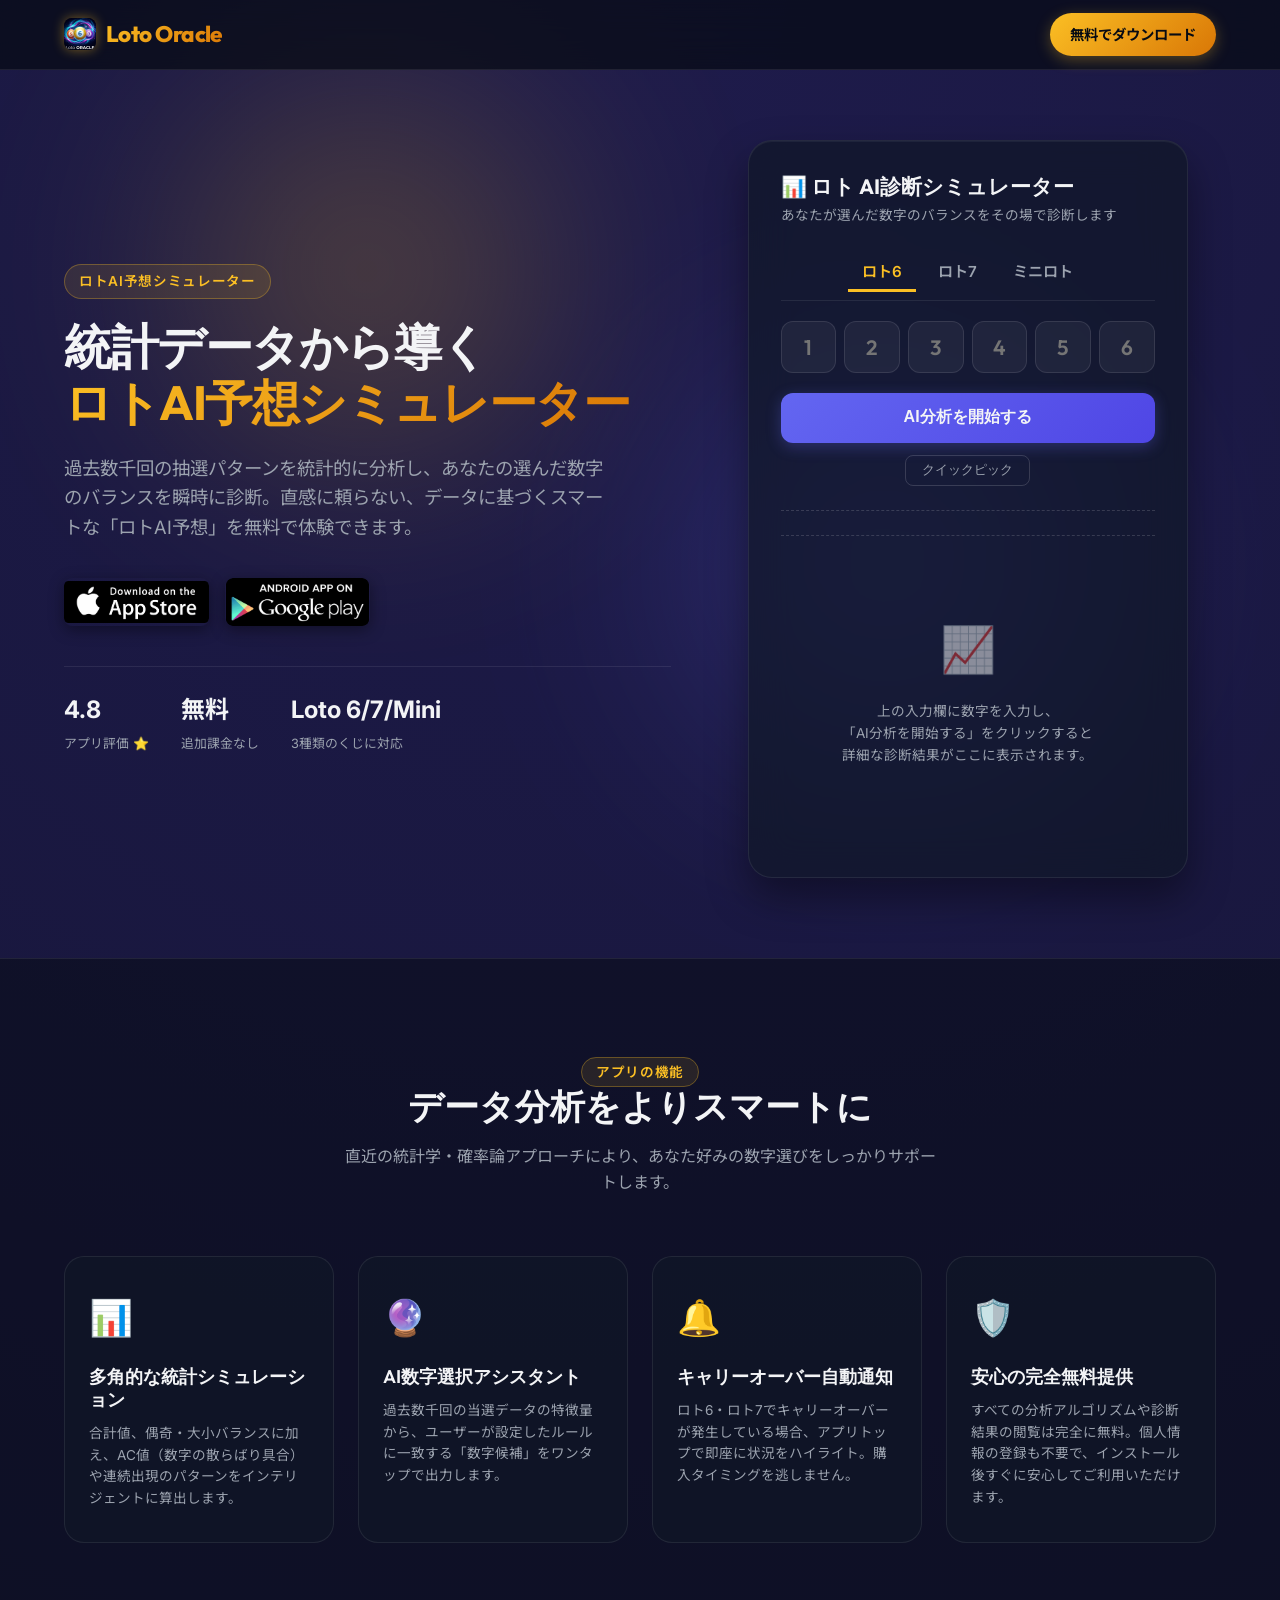
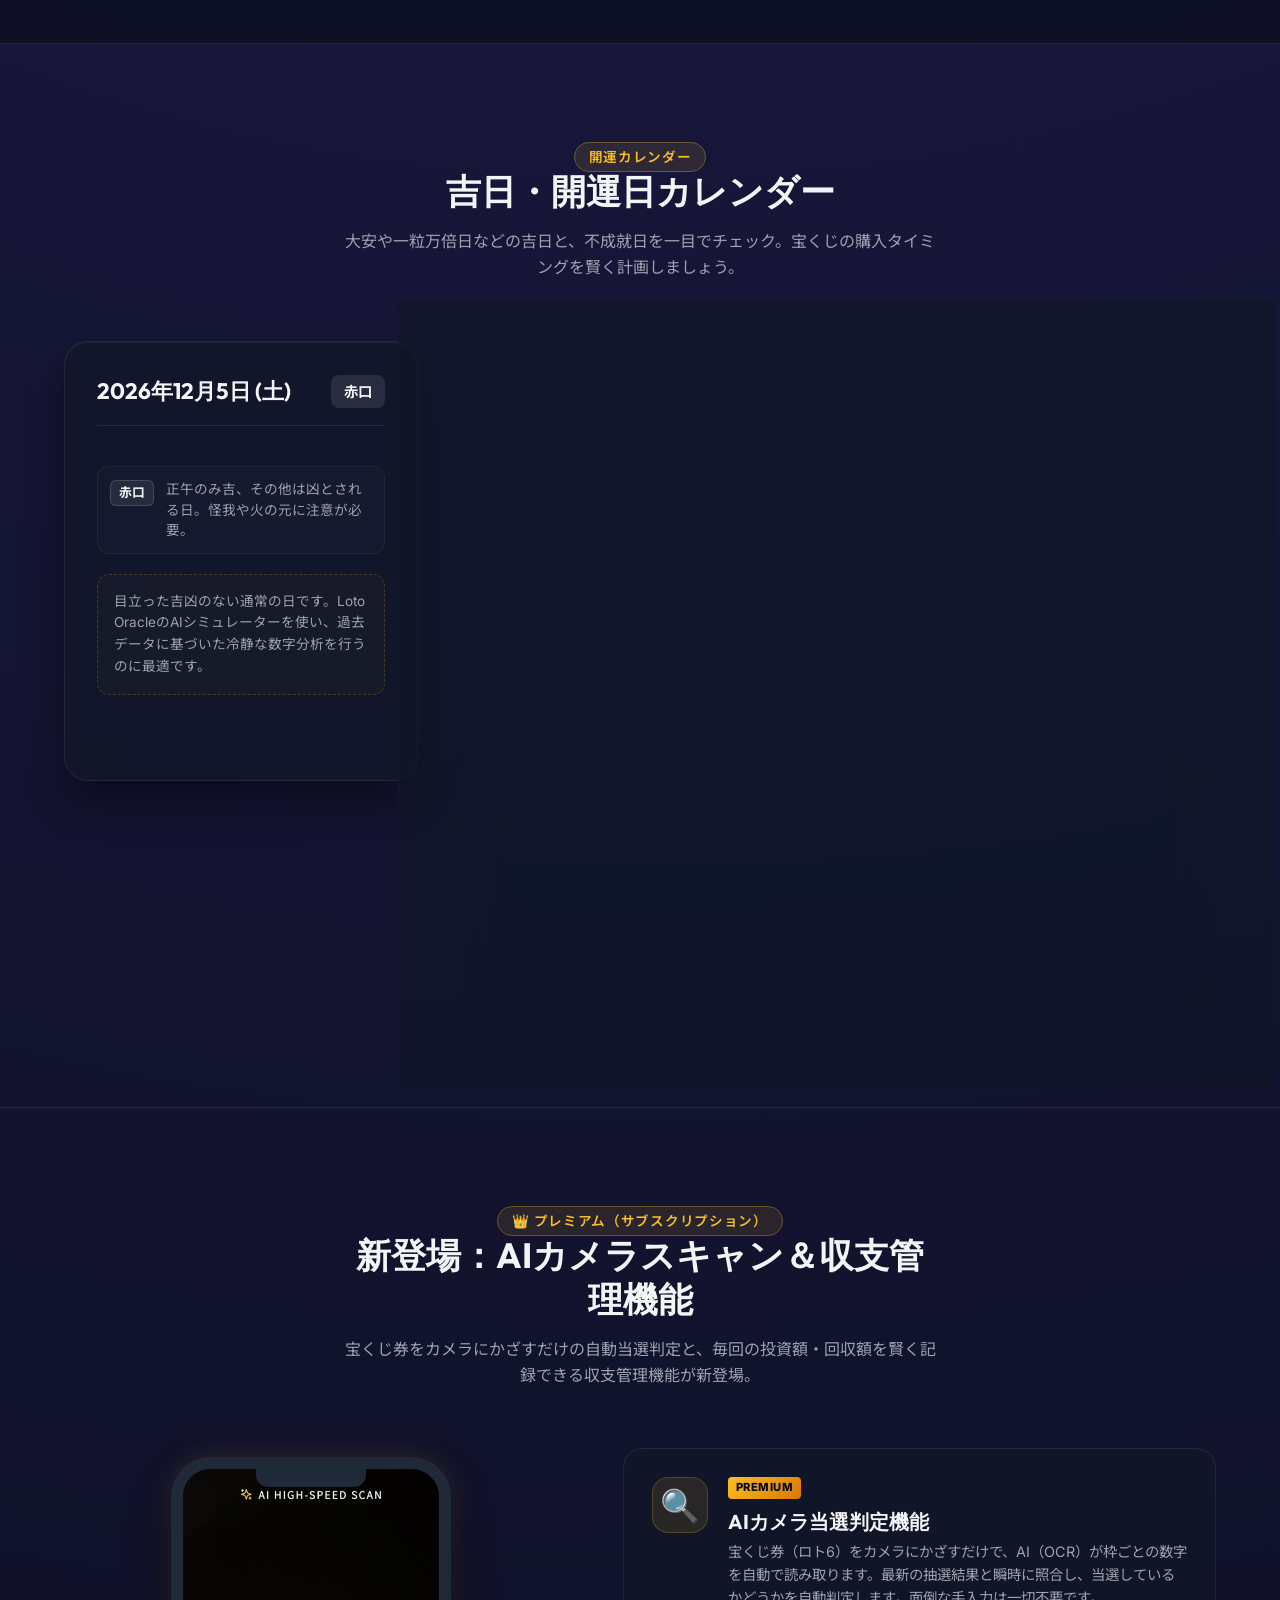
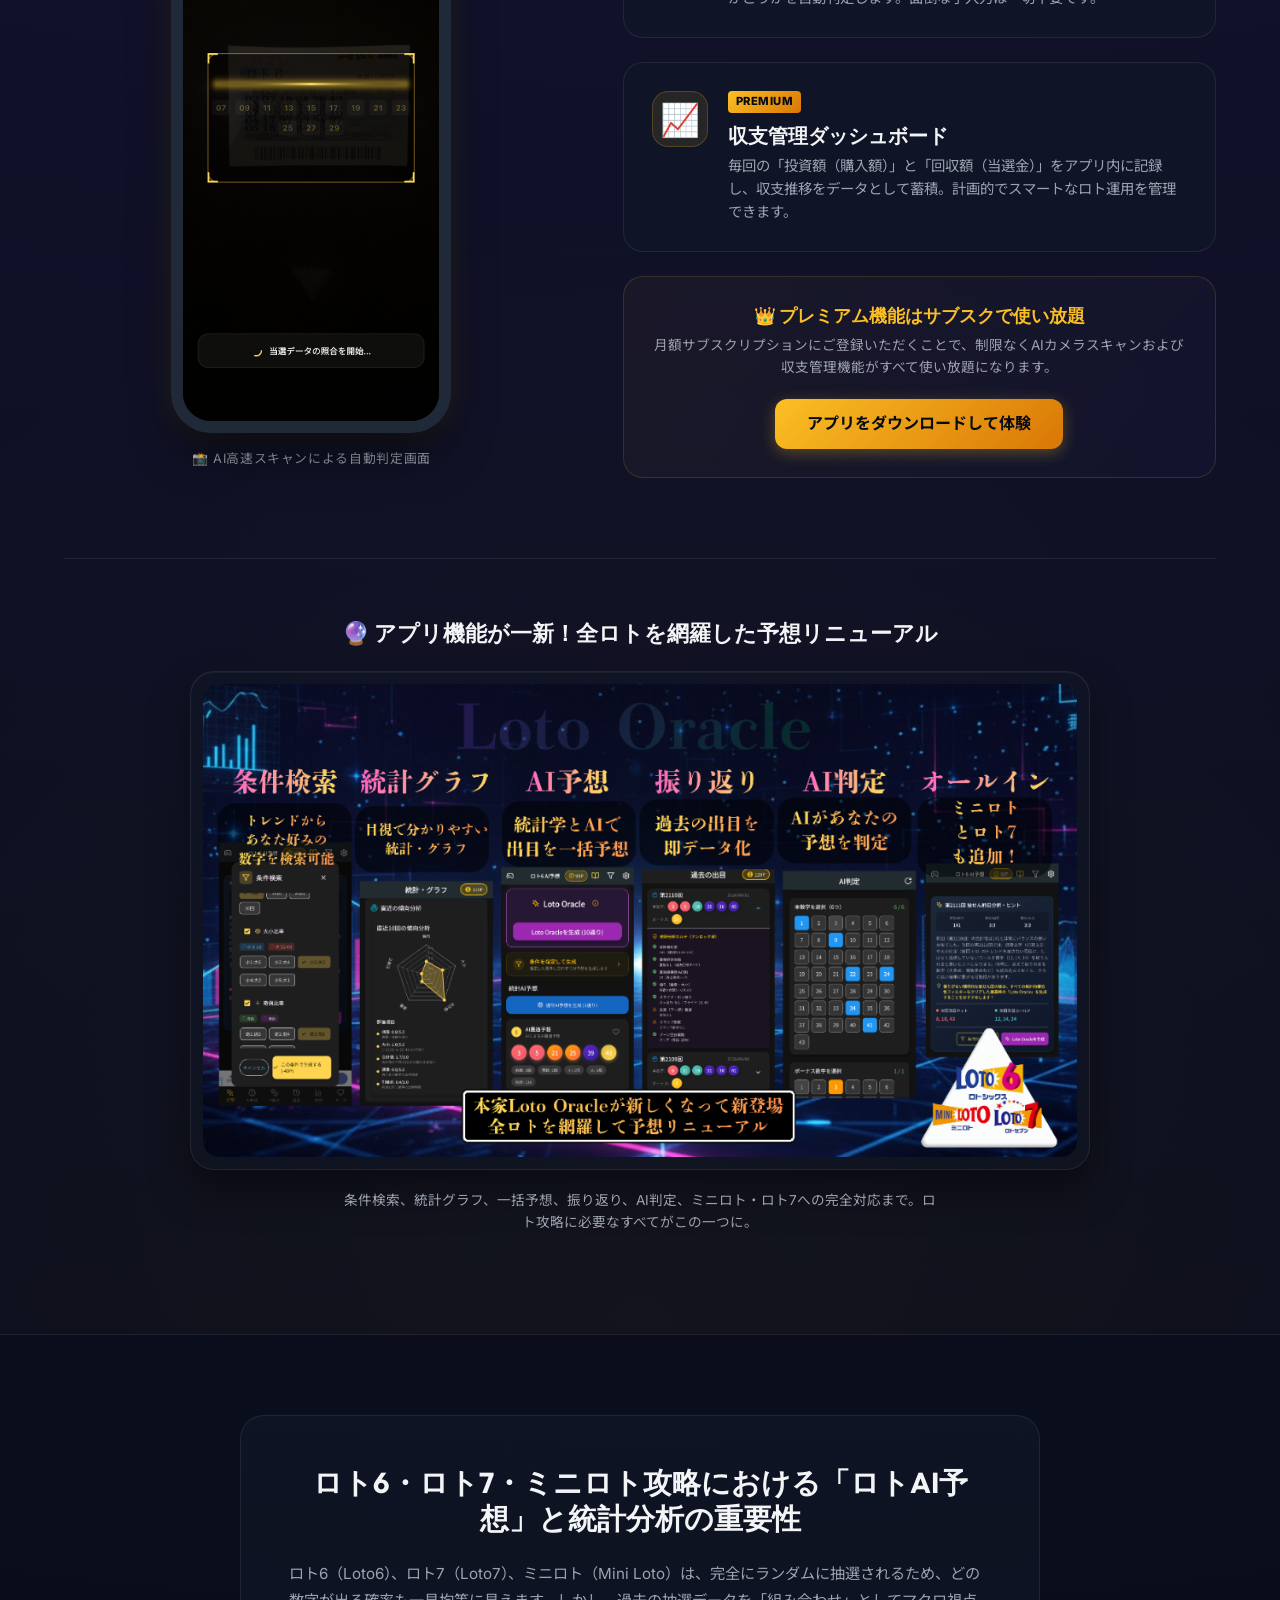
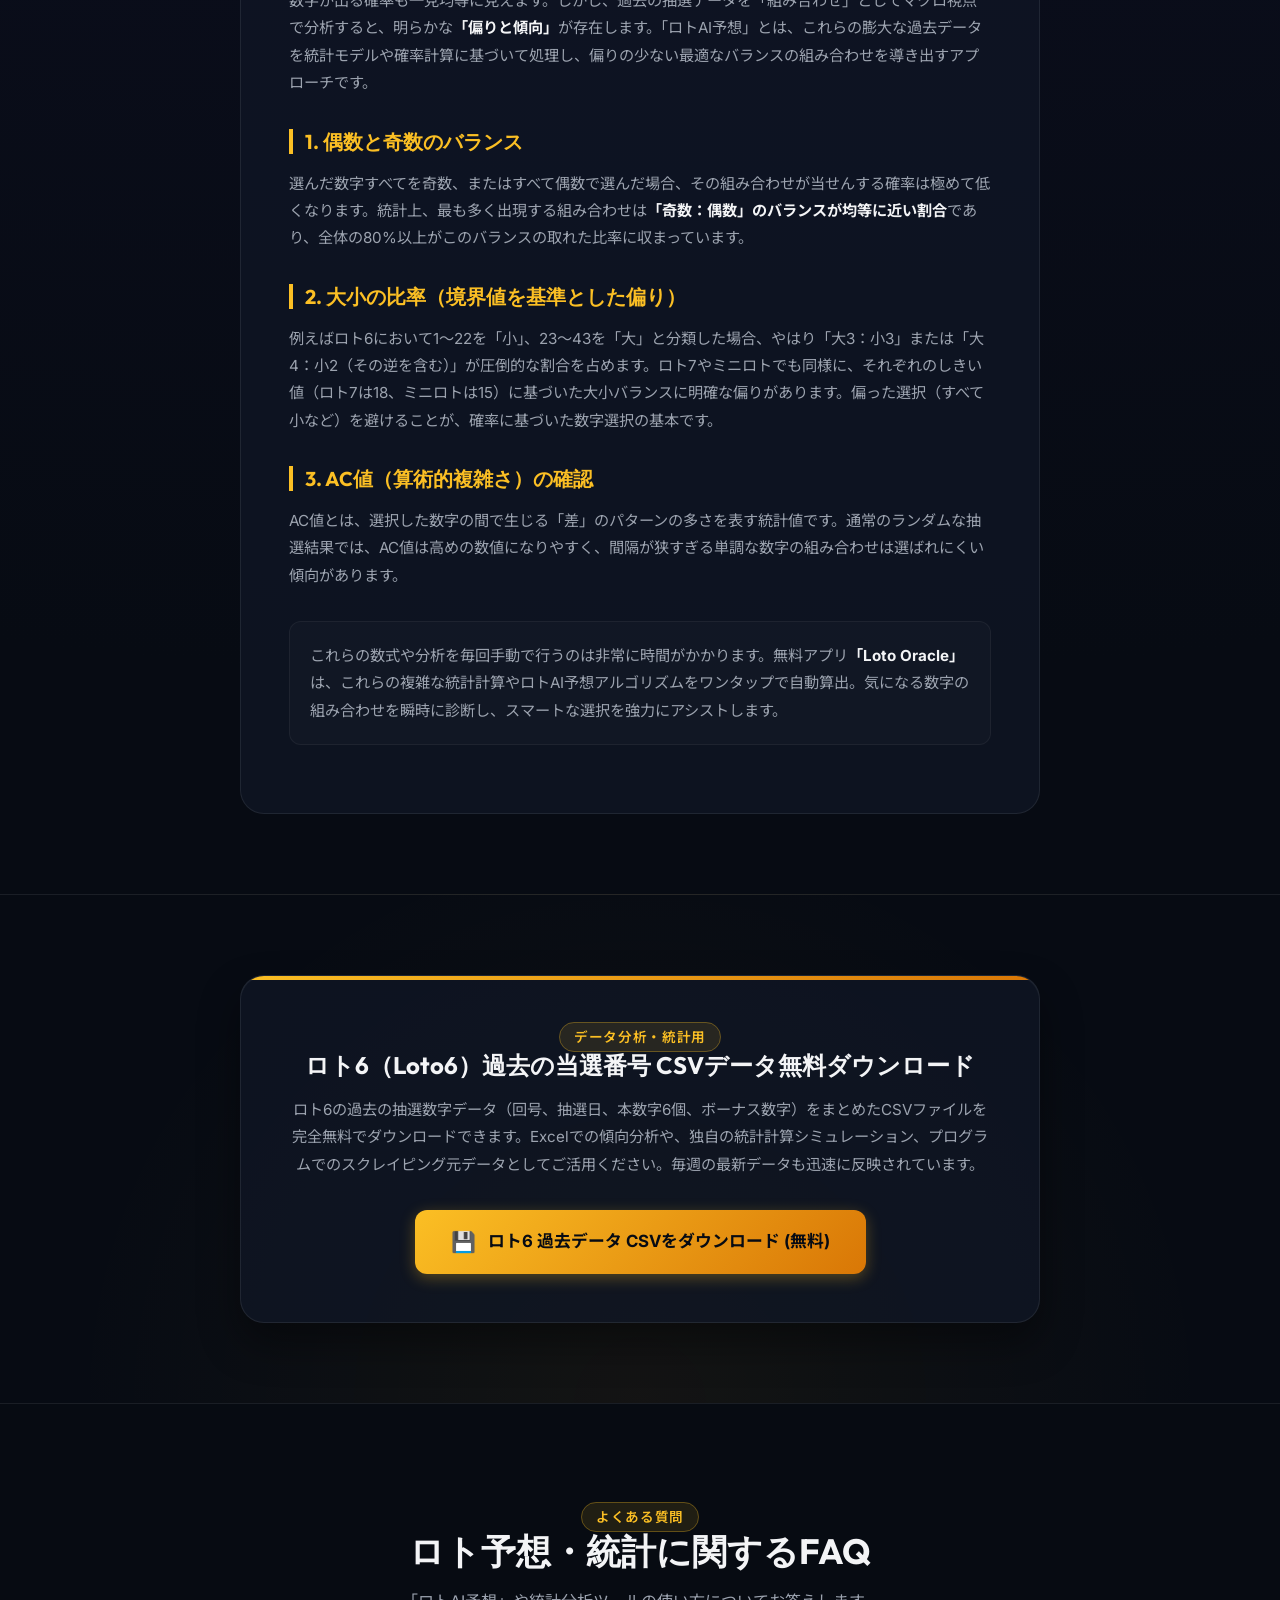
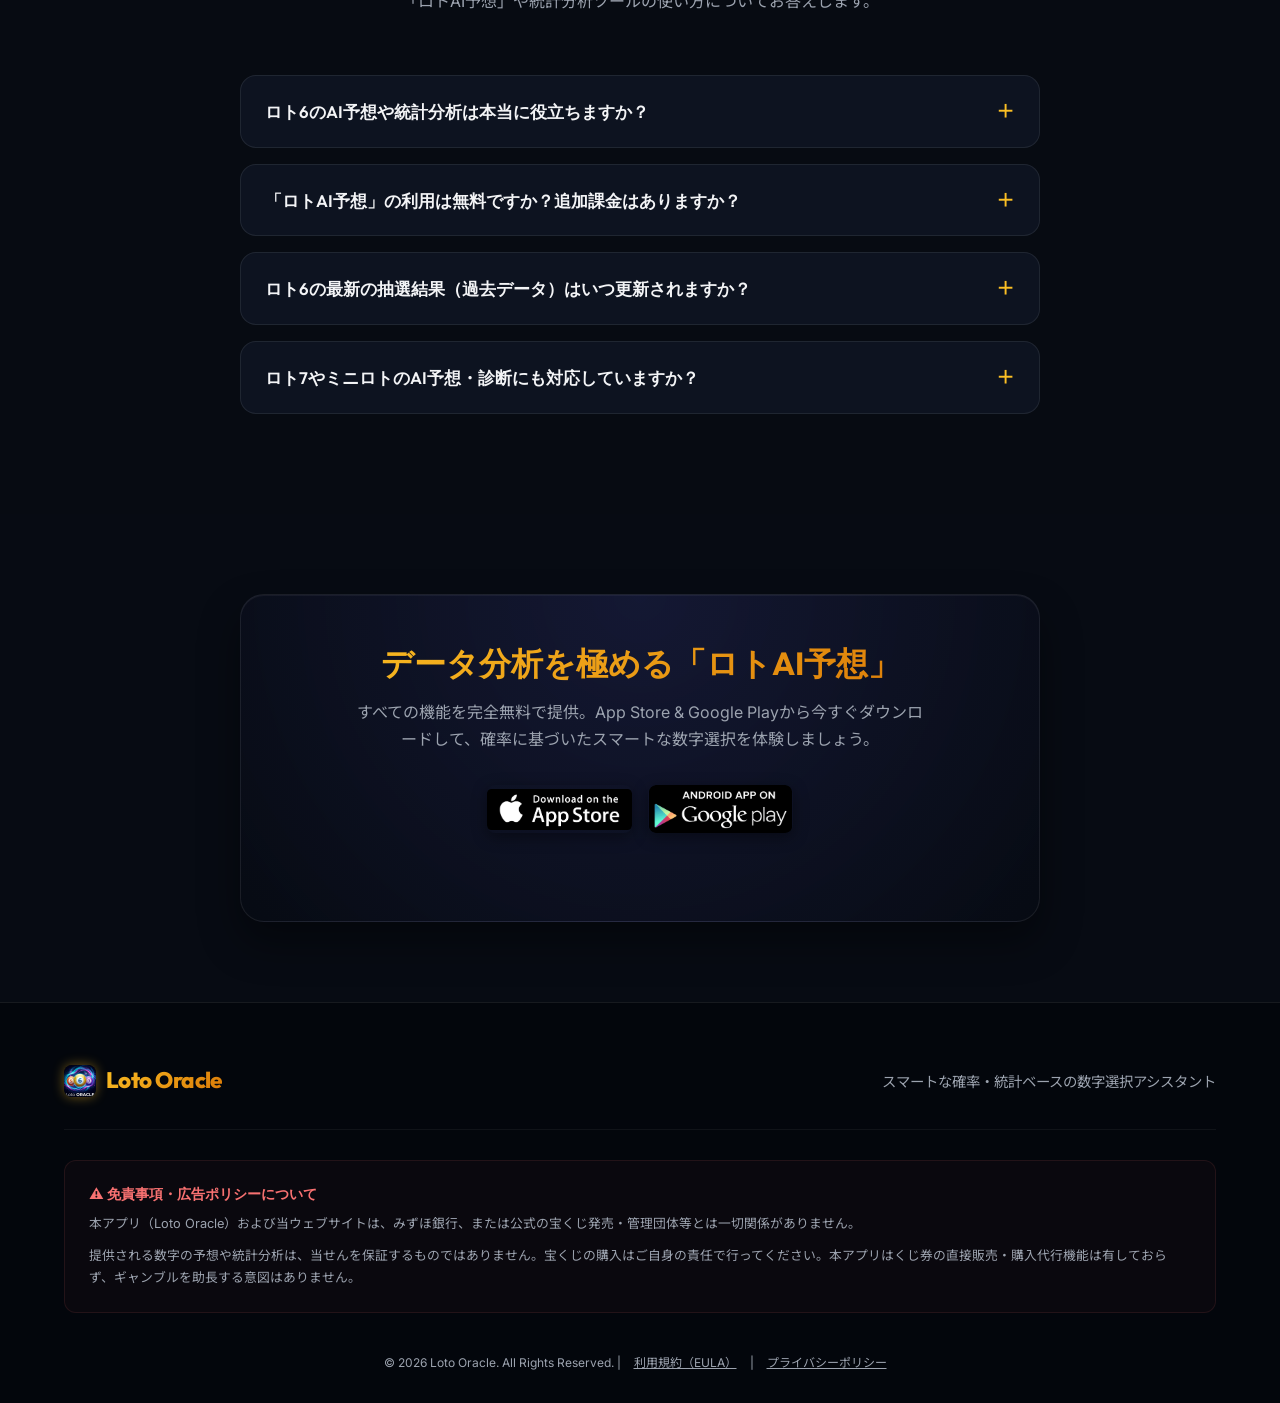
<file: index.html>
<!DOCTYPE html>
<html lang="ja">
<head>
    <!-- Google tag (gtag.js) -->
    <script async src="https://www.googletagmanager.com/gtag/js?id=AW-1013650085"></script>
    <script>
      window.dataLayer = window.dataLayer || [];
      function gtag(){dataLayer.push(arguments);}
      gtag('js', new Date());

      gtag('config', 'AW-1013650085');
    </script>

    <meta charset="UTF-8">
    <meta name="viewport" content="width=device-width, initial-scale=1.0">
    <title>ロトAI予想＆統計分析シミュレーター | Loto Oracle 公式サイト</title>
    <meta name="description" content="ロト6・ロト7・ミニロトのデータを高度分析する「ロトAI予想シミュレーター」。過去の出現確率や大小バランス、偶奇比率を瞬時に測定。データに基づく確率重視の選択を無料サポート。">
    <meta name="keywords" content="ロトAI予想, ロト6, ロト7, ミニロト, ロト 予想, ロト 統計, ロト 分析, ロト6 過去データ, ロト 無料アプリ, Loto Oracle">
    
    <!-- Open Graph Protocol (OGP) -->
    <meta property="og:title" content="ロトAI予想＆統計分析シミュレーター | Loto Oracle">
    <meta property="og:description" content="過去データから出現傾向をグラフ分析するシミュレーター。あなたの選択した数字をAIが即時に診断します！">
    <meta property="og:type" content="website">
    <meta property="og:url" content="https://loto-oracle.github.io/">
    <meta property="og:image" content="https://loto-oracle.github.io/assets/og-image.png">
    <meta property="og:site_name" content="Loto Oracle">
    
    <!-- Twitter Card -->
    <meta name="twitter:card" content="summary_large_image">
    <meta name="twitter:title" content="ロトAI予想＆統計分析シミュレーター | Loto Oracle">
    <meta name="twitter:description" content="ロト6・ロト7・ミニロトの過去データをAIで統計分析！あなたの選んだ数字のバランスを瞬時に測定する無料シミュレータアプリ。">
    
    <!-- Google Fonts -->
    <link rel="preconnect" href="https://fonts.googleapis.com">
    <link rel="preconnect" href="https://fonts.gstatic.com" crossorigin>
    <link href="https://fonts.googleapis.com/css2?family=Inter:wght@400;500;600;700;800&family=Outfit:wght@500;600;700;800&family=Noto+Sans+JP:wght@400;500;700&display=swap" rel="stylesheet">
    
    <!-- Stylesheet -->
    <link rel="stylesheet" href="style.css">
    
    <!-- Schema.org JSON-LD (Structured Data) for SEO -->
    <script type="application/ld+json">
    {
      "@context": "https://schema.org",
      "@type": "SoftwareApplication",
      "name": "Loto Oracle",
      "operatingSystem": "iOS, Android",
      "applicationCategory": "UtilitiesApplication",
      "offers": {
        "@type": "Offer",
        "price": "0",
        "priceCurrency": "JPY"
      },
      "description": "ロト6・ロト7・ミニロトの過去データをAIが統計分析し、数字の偏りや出現頻度を可視化する無料の分析ツールアプリ（ロトAI予想）。",
      "aggregateRating": {
        "@type": "AggregateRating",
        "ratingValue": "4.8",
        "ratingCount": "512"
      }
    }
    </script>
    
    <!-- FAQ JSON-LD Schema for SEO -->
    <script type="application/ld+json">
    {
      "@context": "https://schema.org",
      "@type": "FAQPage",
      "mainEntity": [
        {
          "@type": "Question",
          "name": "ロト6のAI予想や統計分析は本当に役立ちますか？",
          "acceptedAnswer": {
            "@type": "Answer",
            "text": "ロト6はランダムに抽選されますが、奇数・偶数の比率や大小バランスなど、過去数千回のデータには統計的な偏り（出現確率の高いパターン）が存在します。Loto Oracleの「ロトAI予想」は、これらの偏りを解析し、極端に当せん確率の低い組み合わせ（すべて偶数など）を避ける確率重視の数字選びをサポートします。"
          }
        },
        {
          "@type": "Question",
          "name": "「ロトAI予想」の利用は無料ですか？追加課金はありますか？",
          "acceptedAnswer": {
            "@type": "Answer",
            "text": "はい、ロト6・ロト7・ミニロトの統計シミュレーターやAI予想機能はすべて無料でご利用いただけます。一部の高度なプレミアム機能（AIカメラスキャンや収支管理）のみ月額サブスクリプションで提供していますが、基本的な分析機能は広告表示のみでいつでも無料です。"
          }
        },
        {
          "@type": "Question",
          "name": "ロト6の最新の抽選結果（過去データ）はいつ更新されますか？",
          "acceptedAnswer": {
            "@type": "Answer",
            "text": "ロト6の抽選が行われる毎週月曜日と木曜日の抽選日当日、公式データが発表され次第、アプリ内の過去当せん番号データは自動的かつ迅速に更新されます。常に最新の統計に基づいた分析・ロト予想が可能です。"
          }
        },
        {
          "@type": "Question",
          "name": "ロト7やミニロトのAI予想・診断にも対応していますか？",
          "acceptedAnswer": {
            "@type": "Answer",
            "text": "はい。ロト6だけでなく、ロト7（毎週金曜日抽選）およびミニロト（毎週火曜日抽選）の統計診断・AI予想にも完全対応しています。それぞれのくじに応じた大小基準やAC値の計算ロジックが組み込まれています。"
          }
        }
      ]
    }
    </script>
</head>
<body>

    <!-- Header -->
    <header class="header">
        <div class="header-container">
            <div class="logo">
                <img src="app-icon.png" alt="Loto Oracle App Icon" class="logo-icon-img">
                <span class="logo-text">Loto Oracle</span>
            </div>
            <a href="https://onelink.to/76cms6" class="header-cta-btn" id="header-download-btn">無料でダウンロード</a>
        </div>
    </header>

    <main>
        <!-- Hero Section -->
        <section class="hero-section">
            <div class="hero-background">
                <div class="glow-orb orb-1"></div>
                <div class="glow-orb orb-2"></div>
            </div>
            <div class="hero-container">
                <div class="hero-content">
                    <span class="badge">ロトAI予想シミュレーター</span>
                    <h1 class="hero-title">統計データから導く<br><span class="gradient-text">ロトAI予想シミュレーター</span></h1>
                    <p class="hero-subtitle">
                        過去数千回の抽選パターンを統計的に分析し、あなたの選んだ数字のバランスを瞬時に診断。直感に頼らない、データに基づくスマートな「ロトAI予想」を無料で体験できます。
                    </p>
                    <div class="download-buttons">
                        <a href="https://onelink.to/76cms6" class="store-badge-btn" target="_blank" id="hero-appstore">
                            <img src="app-store-badge.png" alt="App Store からダウンロード" class="store-badge-img">
                        </a>
                        <a href="https://onelink.to/76cms6" class="store-badge-btn" target="_blank" id="hero-googleplay">
                            <img src="google-play-badge.png" alt="Google Play で手に入れよう" class="store-badge-img">
                        </a>
                    </div>
                    <div class="app-stats">
                        <div class="stat-item">
                            <span class="stat-number">4.8</span>
                            <span class="stat-label">アプリ評価 ⭐</span>
                        </div>
                        <div class="stat-item">
                            <span class="stat-number">無料</span>
                            <span class="stat-label">追加課金なし</span>
                        </div>
                        <div class="stat-item">
                            <span class="stat-number">Loto 6/7/Mini</span>
                            <span class="stat-label">3種類のくじに対応</span>
                        </div>
                    </div>
                </div>
                <div class="hero-widget-area">
                    <!-- Web Diagnostic Simulator Widget -->
                    <div class="widget-card">
                        <div class="widget-header">
                            <h3>📊 ロト AI診断シミュレーター</h3>
                            <p>あなたが選んだ数字のバランスをその場で診断します</p>
                        </div>
                        <div class="widget-body">
                            <div class="widget-tabs">
                                <button type="button" class="tab-btn active" data-type="loto6">ロト6</button>
                                <button type="button" class="tab-btn" data-type="loto7">ロト7</button>
                                <button type="button" class="tab-btn" data-type="miniloto">ミニロト</button>
                            </div>
                            <div class="number-inputs" id="inputs-container">
                                <!-- Inputs dynamically generated by JavaScript -->
                            </div>
                            <button type="button" class="btn-diagnose" id="btn-diagnose">AI分析を開始する</button>
                            <div class="random-generator-container">
                                <button type="button" class="btn-secondary" id="btn-quick-select">クイックピック</button>
                            </div>

                            <!-- Diagnosis Result Area -->
                            <div class="result-area" id="result-area">
                                <!-- Placeholder -->
                                <div class="result-placeholder" id="result-placeholder">
                                    <div class="placeholder-icon">📈</div>
                                    <p>上の入力欄に数字を入力し、<br>「AI分析を開始する」をクリックすると<br>詳細な診断結果がここに表示されます。</p>
                                </div>

                                <!-- Diagnosis Result Content (Hidden initially) -->
                                <div class="result-content" id="result-content" style="display: none;">
                                    <div class="result-score-container">
                                        <div class="score-circle">
                                            <svg class="progress-ring" width="120" height="120">
                                                <circle class="progress-ring__circle-bg" stroke="#1f2937" stroke-width="8" fill="transparent" r="50" cx="60" cy="60"/>
                                                <circle class="progress-ring__circle" stroke="url(#goldGradient)" stroke-width="8" stroke-dasharray="314.16" stroke-dashoffset="314.16" fill="transparent" r="50" cx="60" cy="60"/>
                                                <defs>
                                                    <linearGradient id="goldGradient" x1="0%" y1="0%" x2="100%" y2="100%">
                                                        <stop offset="0%" stop-color="#fbbf24" />
                                                        <stop offset="100%" stop-color="#f59e0b" />
                                                    </linearGradient>
                                                </defs>
                                            </svg>
                                            <div class="score-value" id="score-value">0</div>
                                        </div>
                                        <div class="score-label-container">
                                            <h4 class="score-grade" id="score-grade">Cランク</h4>
                                            <p class="score-desc" id="score-summary">標準的な選択比率です。</p>
                                        </div>
                                    </div>
                                    <div class="details-list">
                                        <div class="detail-item">
                                            <span class="detail-name">🔢 合計値（バランス）</span>
                                            <span class="detail-status" id="detail-sum">-</span>
                                        </div>
                                        <div class="detail-item">
                                            <span class="detail-name">⚖️ 偶数・奇数の比率</span>
                                            <span class="detail-status" id="detail-evenodd">-</span>
                                        </div>
                                        <div class="detail-item">
                                            <span class="detail-name">📐 大小バランス <span id="highlow-threshold-label">(23基準)</span></span>
                                            <span class="detail-status" id="detail-highlow">-</span>
                                        </div>
                                        <div class="detail-item">
                                            <span class="detail-name">🔗 連続する数字の数</span>
                                            <span class="detail-status" id="detail-consecutive">-</span>
                                        </div>
                                    </div>
                                    <div class="result-footer-cta">
                                        <p>アプリ版なら、さらに詳細な<strong>AC値</strong>や<strong>スランプ数字</strong>の判定、過去データとの完全一致チェック機能が無料で利用可能です！</p>
                                        <a href="https://onelink.to/76cms6" class="btn-small-download">アプリでさらに詳しく診断する 🚀</a>
                                    </div>
                                </div>
                            </div>
                        </div>
                    </div>
                </div>
            </div>
        </section>

        <!-- Features Section -->
        <section class="features-section" id="features">
            <div class="container">
                <div class="section-header">
                    <span class="badge">アプリの機能</span>
                    <h2>データ分析をよりスマートに</h2>
                    <p class="section-desc">直近の統計学・確率論アプローチにより、あなた好みの数字選びをしっかりサポートします。</p>
                </div>
                <div class="features-grid">
                    <div class="feature-card">
                        <div class="feature-icon">📊</div>
                        <h3>多角的な統計シミュレーション</h3>
                        <p>合計値、偶奇・大小バランスに加え、AC値（数字の散らばり具合）や連続出現のパターンをインテリジェントに算出します。</p>
                    </div>
                    <div class="feature-card">
                        <div class="feature-icon">🔮</div>
                        <h3>AI数字選択アシスタント</h3>
                        <p>過去数千回の当選データの特徴量から、ユーザーが設定したルールに一致する「数字候補」をワンタップで出力します。</p>
                    </div>
                    <div class="feature-card">
                        <div class="feature-icon">🔔</div>
                        <h3>キャリーオーバー自動通知</h3>
                        <p>ロト6・ロト7でキャリーオーバーが発生している場合、アプリトップで即座に状況をハイライト。購入タイミングを逃しません。</p>
                    </div>
                    <div class="feature-card">
                        <div class="feature-icon">🛡️</div>
                        <h3>安心の完全無料提供</h3>
                        <p>すべての分析アルゴリズムや診断結果の閲覧は完全に無料。個人情報の登録も不要で、インストール後すぐに安心してご利用いただけます。</p>
                    </div>
                </div>
            </div>
        </section>

        <!-- Lucky Day Calendar Section -->
        <section class="lucky-calendar-section" id="lucky-calendar">
            <div class="container">
                <div class="section-header">
                    <span class="badge">開運カレンダー</span>
                    <h2>吉日・開運日カレンダー</h2>
                    <p class="section-desc">大安や一粒万倍日などの吉日と、不成就日を一目でチェック。宝くじの購入タイミングを賢く計画しましょう。</p>
                </div>
                
                <div class="calendar-container">
                    <!-- Left: Day Detail Card -->
                    <div class="calendar-detail-card">
                        <div class="detail-header">
                            <span class="detail-date-label" id="web-detail-date">2026年3月5日 (木)</span>
                            <span class="detail-rokuyou-badge" id="web-detail-rokuyou">大安</span>
                        </div>
                        <div class="detail-body">
                            <!-- Special Combination Banners (Dynamic) -->
                            <div class="special-banners" id="web-special-banners">
                                <!-- Dynamic banner -->
                            </div>
                            
                            <!-- Auspicious Days List -->
                            <div class="lucky-events-list" id="web-lucky-events-list">
                                <!-- Dynamic events list -->
                            </div>
                            
                            <!-- Daily Advice / Info -->
                            <div class="lucky-advice-box" id="web-lucky-advice-box">
                                <!-- Dynamic advice text -->
                            </div>
                        </div>
                    </div>
                    
                    <!-- Right: Monthly Calendar View -->
                    <div class="calendar-view-card">
                        <div class="calendar-nav-header">
                            <button type="button" class="nav-btn" id="btn-prev-month">◀</button>
                            <h3 class="current-month-label" id="web-month-label">2026年3月</h3>
                            <button type="button" class="nav-btn" id="btn-next-month">▶</button>
                        </div>
                        
                        <div class="calendar-grid-header">
                            <div>日</div>
                            <div>月</div>
                            <div>火</div>
                            <div>水</div>
                            <div>木</div>
                            <div>金</div>
                            <div>土</div>
                        </div>
                        
                        <div class="calendar-days-grid" id="web-calendar-days-grid">
                            <!-- Days dynamically generated -->
                        </div>
                    </div>
                </div>
            </div>
        </section>

        <!-- Premium Features Spotlight Section -->
        <section class="premium-section" id="premium">
            <div class="container">
                <div class="section-header">
                    <span class="badge">👑 プレミアム（サブスクリプション）</span>
                    <h2>新登場：AIカメラスキャン＆収支管理機能</h2>
                    <p class="section-desc">宝くじ券をカメラにかざすだけの自動当選判定と、毎回の投資額・回収額を賢く記録できる収支管理機能が新登場。</p>
                </div>
                
                <div class="premium-layout">
                    <!-- Left: CSS Phone Mockup for Scanner -->
                    <div class="premium-showcase">
                        <div class="phone-mockup">
                            <div class="phone-screen">
                                <img src="screenshot-scan.png" alt="AIカメラスキャナー画面">
                            </div>
                        </div>
                        <span class="showcase-label">📸 AI高速スキャンによる自動判定画面</span>
                    </div>
                    
                    <!-- Right: Premium Features Detail -->
                    <div class="premium-details">
                        <div class="premium-card">
                            <div class="premium-icon-box">🔍</div>
                            <div class="premium-text-box">
                                <span class="card-status-badge">PREMIUM</span>
                                <h3>AIカメラ当選判定機能</h3>
                                <p>
                                    宝くじ券（ロト6）をカメラにかざすだけで、AI（OCR）が枠ごとの数字を自動で読み取ります。最新の抽選結果と瞬時に照合し、当選しているかどうかを自動判定します。面倒な手入力は一切不要です。
                                </p>
                            </div>
                        </div>
                        
                        <div class="premium-card">
                            <div class="premium-icon-box">📈</div>
                            <div class="premium-text-box">
                                <span class="card-status-badge">PREMIUM</span>
                                <h3>収支管理ダッシュボード</h3>
                                <p>
                                    毎回の「投資額（購入額）」と「回収額（当選金）」をアプリ内に記録し、収支推移をデータとして蓄積。計画的でスマートなロト運用を管理できます。
                                </p>
                            </div>
                        </div>
                        
                        <div class="premium-cta-card">
                            <h4>👑 プレミアム機能はサブスクで使い放題</h4>
                            <p>月額サブスクリプションにご登録いただくことで、制限なくAIカメラスキャンおよび収支管理機能がすべて使い放題になります。</p>
                            <a href="https://onelink.to/76cms6" class="btn-premium-download">アプリをダウンロードして体験</a>
                        </div>
                    </div>
                </div>

                <!-- Showcase Banner (Wide features image from user) -->
                <div class="banner-wrapper">
                    <h3>🔮 アプリ機能が一新！全ロトを網羅した予想リニューアル</h3>
                    <div class="features-banner-container">
                        <img src="features-banner.png" alt="Loto Oracle 新生機能一覧" class="features-banner-img">
                    </div>
                    <p class="banner-desc">条件検索、統計グラフ、一括予想、振り返り、AI判定、ミニロト・ロト7への完全対応まで。ロト攻略に必要なすべてがこの一つに。</p>
                </div>
            </div>
        </section>
        <section class="seo-article-section">
            <div class="container">
                <article class="seo-article">
                    <h2>ロト6・ロト7・ミニロト攻略における「ロトAI予想」と統計分析の重要性</h2>
                    <p>
                        ロト6（Loto6）、ロト7（Loto7）、ミニロト（Mini Loto）は、完全にランダムに抽選されるため、どの数字が出る確率も一見均等に見えます。しかし、過去の抽選データを「組み合わせ」としてマクロ視点で分析すると、明らかな<strong>「偏りと傾向」</strong>が存在します。「ロトAI予想」とは、これらの膨大な過去データを統計モデルや確率計算に基づいて処理し、偏りの少ない最適なバランスの組み合わせを導き出すアプローチです。
                    </p>
                    <h3>1. 偶数と奇数のバランス</h3>
                    <p>
                        選んだ数字すべてを奇数、またはすべて偶数で選んだ場合、その組み合わせが当せんする確率は極めて低くなります。統計上、最も多く出現する組み合わせは<strong>「奇数：偶数」のバランスが均等に近い割合</strong>であり、全体の80%以上がこのバランスの取れた比率に収まっています。
                    </p>
                    <h3>2. 大小の比率（境界値を基準とした偏り）</h3>
                    <p>
                        例えばロト6において1〜22を「小」、23〜43を「大」と分類した場合、やはり「大3：小3」または「大4：小2（その逆を含む）」が圧倒的な割合を占めます。ロト7やミニロトでも同様に、それぞれのしきい値（ロト7は18、ミニロトは15）に基づいた大小バランスに明確な偏りがあります。偏った選択（すべて小など）を避けることが、確率に基づいた数字選択の基本です。
                    </p>
                    <h3>3. AC値（算術的複雑さ）の確認</h3>
                    <p>
                        AC値とは、選択した数字の間で生じる「差」のパターンの多さを表す統計値です。通常のランダムな抽選結果では、AC値は高めの数値になりやすく、間隔が狭すぎる単調な数字の組み合わせは選ばれにくい傾向があります。
                    </p>
                    <p class="article-conclusion">
                        これらの数式や分析を毎回手動で行うのは非常に時間がかかります。無料アプリ<strong>「Loto Oracle」</strong>は、これらの複雑な統計計算やロトAI予想アルゴリズムをワンタップで自動算出。気になる数字の組み合わせを瞬時に診断し、スマートな選択を強力にアシストします。
                    </p>
                </article>
            </div>
        </section>

        <!-- CSV Data Download Section (SEO Link Magnet) -->
        <section class="data-download-section" id="data-download">
            <div class="container">
                <div class="download-card-wrapper">
                    <div class="download-card-content">
                        <span class="badge">データ分析・統計用</span>
                        <h2>ロト6（Loto6）過去の当選番号 CSVデータ無料ダウンロード</h2>
                        <p class="download-card-desc">
                            ロト6の過去の抽選数字データ（回号、抽選日、本数字6個、ボーナス数字）をまとめたCSVファイルを完全無料でダウンロードできます。Excelでの傾向分析や、独自の統計計算シミュレーション、プログラムでのスクレイピング元データとしてご活用ください。毎週の最新データも迅速に反映されています。
                        </p>
                        <div class="download-action-container">
                            <a href="loto6_history.csv" download="loto6_history.csv" class="btn-csv-download" id="btn-csv-download">
                                <span class="btn-icon">💾</span> ロト6 過去データ CSVをダウンロード (無料)
                            </a>
                        </div>
                    </div>
                </div>
            </div>
        </section>

        <!-- FAQ Section -->
        <section class="faq-section" id="faq">
            <div class="container">
                <div class="section-header">
                    <span class="badge">よくある質問</span>
                    <h2>ロト予想・統計に関するFAQ</h2>
                    <p class="section-desc">「ロトAI予想」や統計分析ツールの使い方についてお答えします。</p>
                </div>
                <div class="faq-list">
                    <div class="faq-item">
                        <div class="faq-question">
                            <h4>ロト6のAI予想や統計分析は本当に役立ちますか？</h4>
                            <span class="faq-toggle-icon">＋</span>
                        </div>
                        <div class="faq-answer">
                            <p>ロト6はランダムに抽選されますが、奇数・偶数の比率や大小バランスなど、過去数千回のデータには統計的な偏り（出現確率の高いパターン）が存在します。Loto Oracleの「ロトAI予想」は、これらの偏りを解析し、極端に当せん確率の低い組み合わせ（すべて偶数など）を避ける確率重視の数字選びをサポートします。</p>
                        </div>
                    </div>
                    <div class="faq-item">
                        <div class="faq-question">
                            <h4>「ロトAI予想」の利用は無料ですか？追加課金はありますか？</h4>
                            <span class="faq-toggle-icon">＋</span>
                        </div>
                        <div class="faq-answer">
                            <p>はい、ロト6・ロト7・ミニロトの統計シミュレーターやAI予想機能はすべて無料でご利用いただけます。一部の高度なプレミアム機能（AIカメラスキャンや収支管理）のみ月額サブスクリプションで提供していますが、基本的な分析機能は広告表示のみでいつでも無料です。</p>
                        </div>
                    </div>
                    <div class="faq-item">
                        <div class="faq-question">
                            <h4>ロト6の最新の抽選結果（過去データ）はいつ更新されますか？</h4>
                            <span class="faq-toggle-icon">＋</span>
                        </div>
                        <div class="faq-answer">
                            <p>ロト6の抽選が行われる毎週月曜日と木曜日の抽選日当日、公式データが発表され次第、アプリ内の過去当せん番号データは自動的かつ迅速に更新されます。常に最新の統計に基づいた分析・ロト予想が可能です。</p>
                        </div>
                    </div>
                    <div class="faq-item">
                        <div class="faq-question">
                            <h4>ロト7やミニロトのAI予想・診断にも対応していますか？</h4>
                            <span class="faq-toggle-icon">＋</span>
                        </div>
                        <div class="faq-answer">
                            <p>はい。ロト6だけでなく、ロト7（毎週金曜日抽選）およびミニロト（毎週火曜日抽選）の統計診断・AI予想にも完全対応しています。それぞれのくじに応じた大小基準やAC値の計算ロジックが組み込まれています。</p>
                        </div>
                    </div>
                </div>
            </div>
        </section>

        <!-- App Download CTA Section -->
        <section class="app-download-section">
            <div class="container">
                <div class="download-card">
                    <h2>データ分析を極める「ロトAI予想」</h2>
                    <p>すべての機能を完全無料で提供。App Store & Google Playから今すぐダウンロードして、確率に基づいたスマートな数字選択を体験しましょう。</p>
                    <div class="download-buttons center">
                        <a href="https://onelink.to/76cms6" class="store-badge-btn" target="_blank" id="footer-appstore">
                            <img src="app-store-badge.png" alt="App Store からダウンロード" class="store-badge-img">
                        </a>
                        <a href="https://onelink.to/76cms6" class="store-badge-btn" target="_blank" id="footer-googleplay">
                            <img src="google-play-badge.png" alt="Google Play で手に入れよう" class="store-badge-img">
                        </a>
                    </div>
                </div>
            </div>
        </section>
    </main>

    <!-- Footer -->
    <footer class="footer">
        <div class="footer-container">
            <div class="footer-top">
                <div class="logo">
                    <img src="app-icon.png" alt="Loto Oracle App Icon" class="logo-icon-img">
                    <span class="logo-text">Loto Oracle</span>
                </div>
                <p class="footer-tagline">スマートな確率・統計ベースの数字選択アシスタント</p>
            </div>
            
            <div class="footer-disclaimer">
                <h4>⚠️ 免責事項・広告ポリシーについて</h4>
                <p>
                    本アプリ（Loto Oracle）および当ウェブサイトは、みずほ銀行、または公式の宝くじ発売・管理団体等とは一切関係がありません。
                </p>
                <p>
                    提供される数字の予想や統計分析は、当せんを保証するものではありません。宝くじの購入はご自身の責任で行ってください。本アプリはくじ券の直接販売・購入代行機能は有しておらず、ギャンブルを助長する意図はありません。
                </p>
            </div>

            <div class="footer-bottom">
                <p class="copyright">&copy; 2026 Loto Oracle. All Rights Reserved. | <a href="terms.html" style="text-decoration: underline; margin: 0 10px;">利用規約（EULA）</a> | <a href="privacy.html" style="text-decoration: underline; margin: 0 10px;">プライバシーポリシー</a></p>
            </div>
        </div>
    </footer>

    <!-- Script -->
    <script src="script.js"></script>
</body>
</html>
</file>
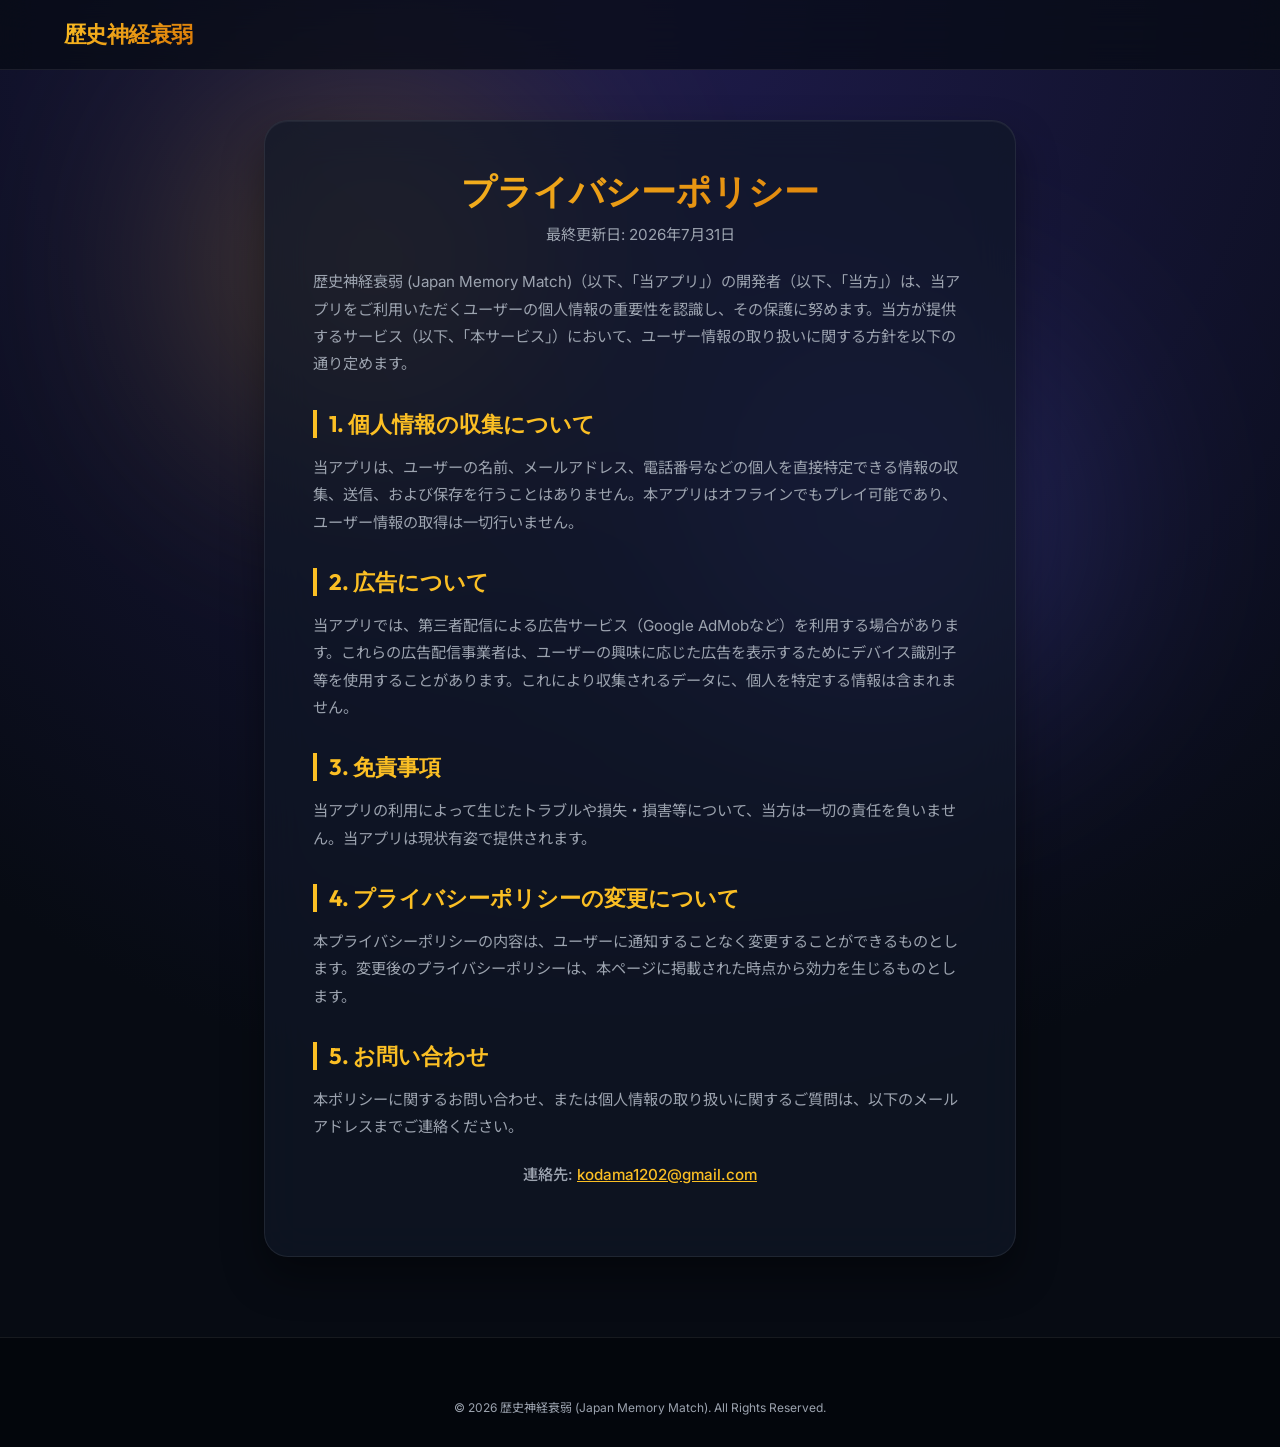
<file: privacy-rekishinkei.html>
<!DOCTYPE html>
<html lang="ja">
<head>
    <meta charset="UTF-8">
    <meta name="viewport" content="width=device-width, initial-scale=1.0">
    <title>プライバシーポリシー | 歴史神経衰弱 (Japan Memory Match)</title>
    <!-- Google Fonts -->
    <link rel="preconnect" href="https://fonts.googleapis.com">
    <link rel="preconnect" href="https://fonts.gstatic.com" crossorigin>
    <link href="https://fonts.googleapis.com/css2?family=Inter:wght@400;500;600;700;800&family=Outfit:wght@500;600;700;800&family=Noto+Sans+JP:wght@400;500;700&display=swap" rel="stylesheet">
    
    <!-- Stylesheet -->
    <link rel="stylesheet" href="style.css">
    <style>
        .policy-container {
            max-width: 800px;
            margin: 120px auto 80px auto;
            padding: 0 24px;
            position: relative;
            z-index: 1;
        }
        .policy-card {
            background: var(--bg-card);
            border: 1px solid var(--bg-card-border);
            backdrop-filter: blur(20px);
            -webkit-backdrop-filter: blur(20px);
            padding: 48px;
            border-radius: 24px;
            box-shadow: var(--shadow-premium);
        }
        .policy-card h1 {
            font-size: 2.2rem;
            margin-bottom: 8px;
            background: var(--primary-grad);
            -webkit-background-clip: text;
            -webkit-text-fill-color: transparent;
            text-align: center;
        }
        .policy-date {
            font-size: 0.9rem;
            color: var(--text-secondary);
            text-align: center;
            margin-bottom: 40px;
        }
        .policy-card h2 {
            font-size: 1.4rem;
            margin-top: 32px;
            margin-bottom: 16px;
            color: var(--gold);
            border-left: 4px solid var(--gold);
            padding-left: 12px;
        }
        .policy-card p {
            color: var(--text-secondary);
            font-size: 0.95rem;
            line-height: 1.8;
            margin-bottom: 20px;
        }
        .policy-card ul {
            margin-bottom: 20px;
            padding-left: 20px;
            color: var(--text-secondary);
        }
        .policy-card li {
            margin-bottom: 8px;
            font-size: 0.95rem;
            line-height: 1.6;
        }
        .btn-back {
            display: inline-block;
            margin-top: 32px;
            background: rgba(255, 255, 255, 0.05);
            border: 1px solid rgba(255, 255, 255, 0.1);
            color: var(--text-primary);
            padding: 12px 24px;
            border-radius: 12px;
            font-weight: 600;
            transition: var(--transition-smooth);
        }
        .btn-back:hover {
            background: rgba(255, 255, 255, 0.1);
            border-color: var(--gold);
            transform: translateY(-2px);
        }
        @media (max-width: 768px) {
            .policy-card {
                padding: 24px;
            }
            .policy-card h1 {
                font-size: 1.8rem;
            }
        }
    </style>
</head>
<body>

    <!-- Header -->
    <header class="header">
        <div class="header-container">
            <div class="logo">
                <span class="logo-text">歴史神経衰弱</span>
            </div>
        </div>
    </header>

    <main>
        <div class="hero-background">
            <div class="glow-orb orb-1"></div>
            <div class="glow-orb orb-2"></div>
        </div>

        <div class="policy-container">
            <div class="policy-card">
                <h1>プライバシーポリシー</h1>
                <p class="policy-date">最終更新日: 2026年7月31日</p>

                <p>
                    歴史神経衰弱 (Japan Memory Match)（以下、「当アプリ」）の開発者（以下、「当方」）は、当アプリをご利用いただくユーザーの個人情報の重要性を認識し、その保護に努めます。当方が提供するサービス（以下、「本サービス」）において、ユーザー情報の取り扱いに関する方針を以下の通り定めます。
                </p>

                <h2>1. 個人情報の収集について</h2>
                <p>
                    当アプリは、ユーザーの名前、メールアドレス、電話番号などの個人を直接特定できる情報の収集、送信、および保存を行うことはありません。本アプリはオフラインでもプレイ可能であり、ユーザー情報の取得は一切行いません。
                </p>

                <h2>2. 広告について</h2>
                <p>
                    当アプリでは、第三者配信による広告サービス（Google AdMobなど）を利用する場合があります。これらの広告配信事業者は、ユーザーの興味に応じた広告を表示するためにデバイス識別子等を使用することがあります。これにより収集されるデータに、個人を特定する情報は含まれません。
                </p>

                <h2>3. 免責事項</h2>
                <p>
                    当アプリの利用によって生じたトラブルや損失・損害等について、当方は一切の責任を負いません。当アプリは現状有姿で提供されます。
                </p>

                <h2>4. プライバシーポリシーの変更について</h2>
                <p>
                    本プライバシーポリシーの内容は、ユーザーに通知することなく変更することができるものとします。変更後のプライバシーポリシーは、本ページに掲載された時点から効力を生じるものとします。
                </p>

                <h2>5. お問い合わせ</h2>
                <p>
                    本ポリシーに関するお問い合わせ、または個人情報の取り扱いに関するご質問は、以下のメールアドレスまでご連絡ください。
                </p>
                <p style="font-weight: 500; text-align: center; margin-top: 20px;">
                    連絡先: <a href="mailto:kodama1202@gmail.com" style="color: var(--gold); text-decoration: underline;">kodama1202@gmail.com</a>
                </p>
            </div>
        </div>
    </main>

    <!-- Footer -->
    <footer class="footer">
        <div class="footer-container">
            <div class="footer-bottom">
                <p class="copyright">&copy; 2026 歴史神経衰弱 (Japan Memory Match). All Rights Reserved.</p>
            </div>
        </div>
    </footer>

</body>
</html>
</file>
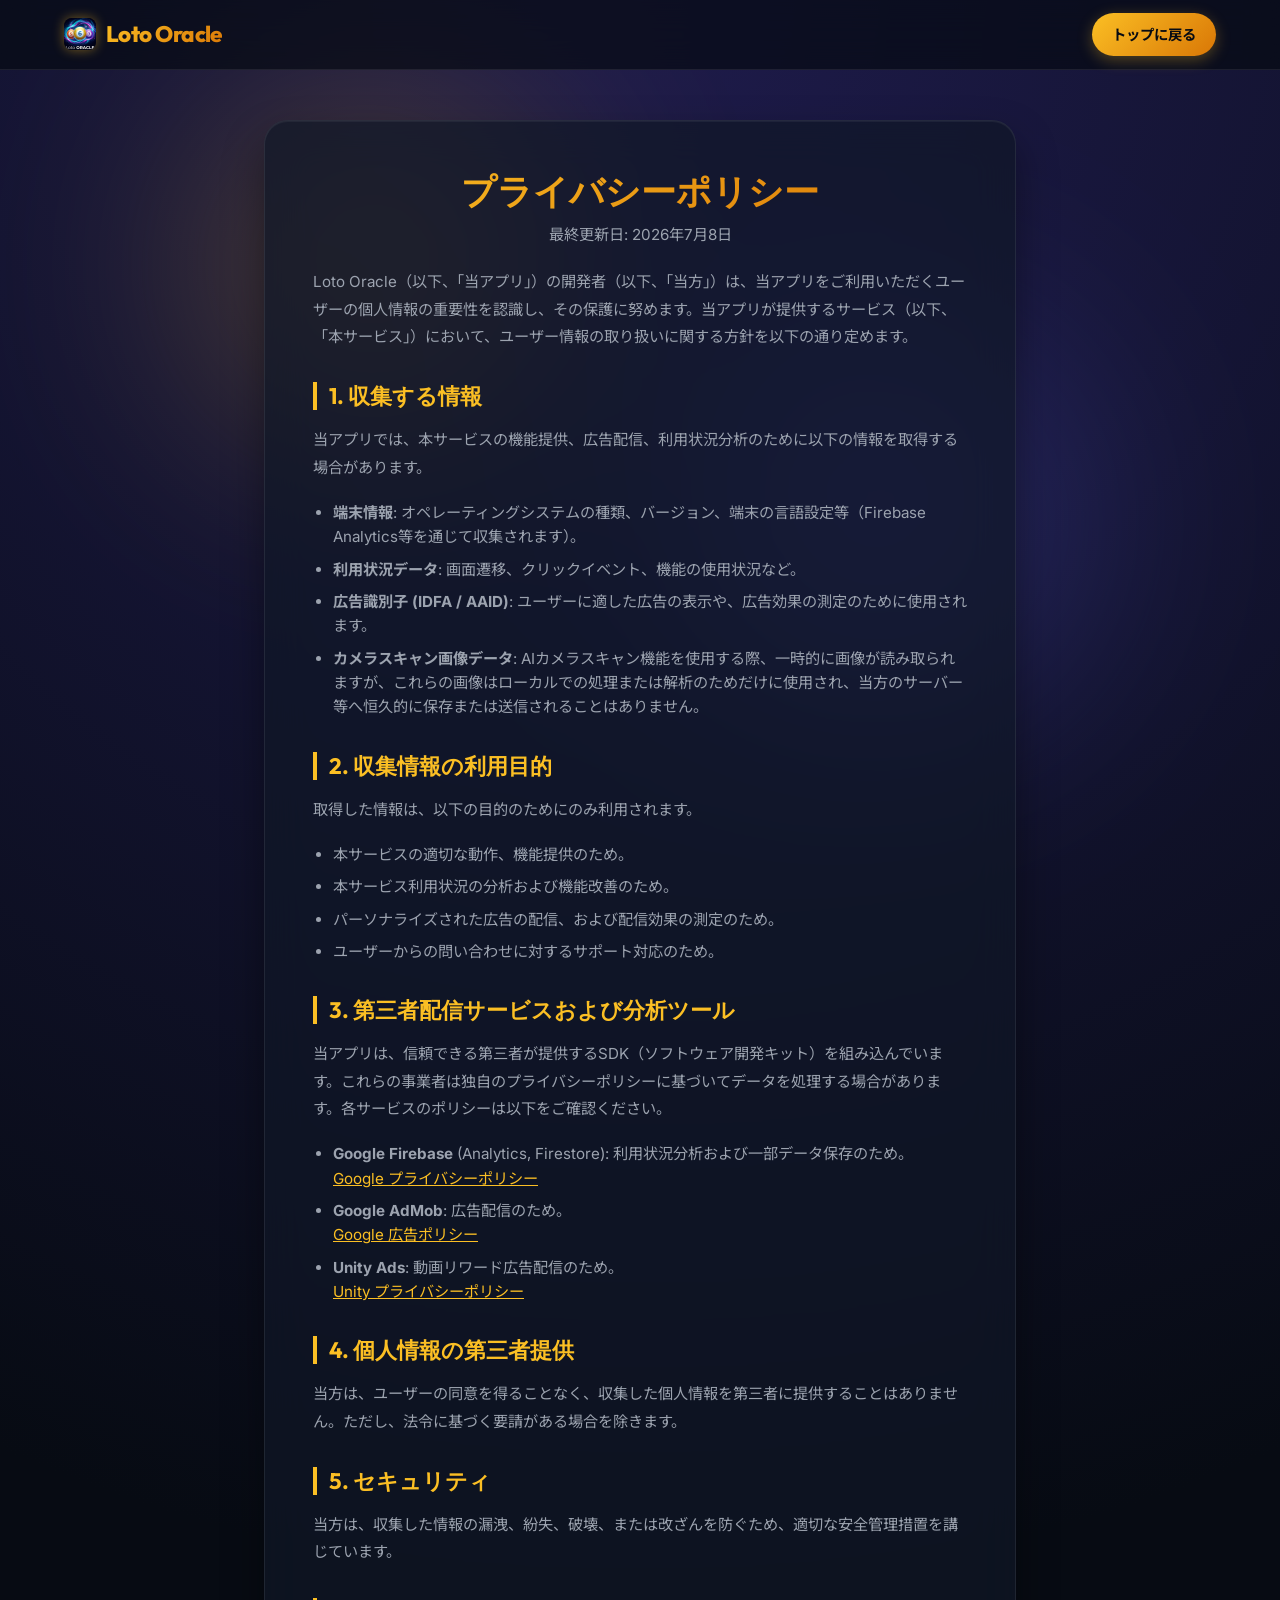
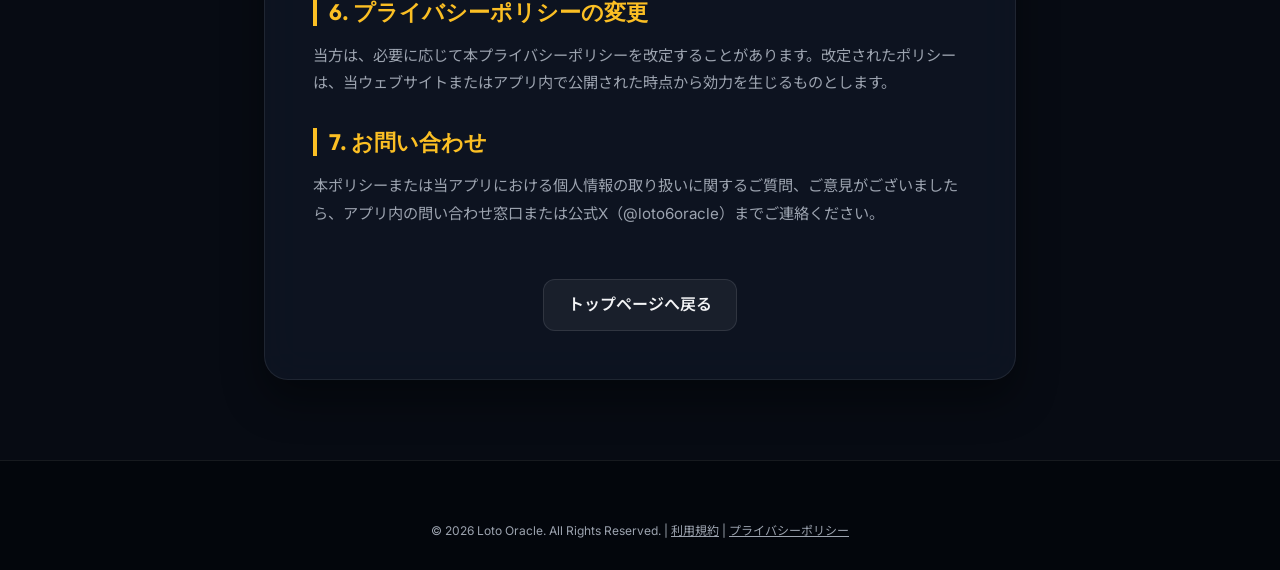
<file: privacy.html>
<!DOCTYPE html>
<html lang="ja">
<head>
    <meta charset="UTF-8">
    <meta name="viewport" content="width=device-width, initial-scale=1.0">
    <title>プライバシーポリシー | Loto Oracle 公式</title>
    <!-- Google Fonts -->
    <link rel="preconnect" href="https://fonts.googleapis.com">
    <link rel="preconnect" href="https://fonts.gstatic.com" crossorigin>
    <link href="https://fonts.googleapis.com/css2?family=Inter:wght@400;500;600;700;800&family=Outfit:wght@500;600;700;800&family=Noto+Sans+JP:wght@400;500;700&display=swap" rel="stylesheet">
    
    <!-- Stylesheet -->
    <link rel="stylesheet" href="style.css">
    <style>
        .policy-container {
            max-width: 800px;
            margin: 120px auto 80px auto;
            padding: 0 24px;
            position: relative;
            z-index: 1;
        }
        .policy-card {
            background: var(--bg-card);
            border: 1px solid var(--bg-card-border);
            backdrop-filter: blur(20px);
            -webkit-backdrop-filter: blur(20px);
            padding: 48px;
            border-radius: 24px;
            box-shadow: var(--shadow-premium);
        }
        .policy-card h1 {
            font-size: 2.2rem;
            margin-bottom: 8px;
            background: var(--primary-grad);
            -webkit-background-clip: text;
            -webkit-text-fill-color: transparent;
            text-align: center;
        }
        .policy-date {
            font-size: 0.9rem;
            color: var(--text-secondary);
            text-align: center;
            margin-bottom: 40px;
        }
        .policy-card h2 {
            font-size: 1.4rem;
            margin-top: 32px;
            margin-bottom: 16px;
            color: var(--gold);
            border-left: 4px solid var(--gold);
            padding-left: 12px;
        }
        .policy-card p {
            color: var(--text-secondary);
            font-size: 0.95rem;
            line-height: 1.8;
            margin-bottom: 20px;
        }
        .policy-card ul {
            margin-bottom: 20px;
            padding-left: 20px;
            color: var(--text-secondary);
        }
        .policy-card li {
            margin-bottom: 8px;
            font-size: 0.95rem;
            line-height: 1.6;
        }
        .btn-back {
            display: inline-block;
            margin-top: 32px;
            background: rgba(255, 255, 255, 0.05);
            border: 1px solid rgba(255, 255, 255, 0.1);
            color: var(--text-primary);
            padding: 12px 24px;
            border-radius: 12px;
            font-weight: 600;
            transition: var(--transition-smooth);
        }
        .btn-back:hover {
            background: rgba(255, 255, 255, 0.1);
            border-color: var(--gold);
            transform: translateY(-2px);
        }
        @media (max-width: 768px) {
            .policy-card {
                padding: 24px;
            }
            .policy-card h1 {
                font-size: 1.8rem;
            }
        }
    </style>
</head>
<body>

    <!-- Header -->
    <header class="header">
        <div class="header-container">
            <div class="logo">
                <img src="app-icon.png" alt="Loto Oracle App Icon" class="logo-icon-img">
                <a href="index.html" class="logo-text">Loto Oracle</a>
            </div>
            <a href="index.html" class="header-cta-btn">トップに戻る</a>
        </div>
    </header>

    <main>
        <div class="hero-background">
            <div class="glow-orb orb-1"></div>
            <div class="glow-orb orb-2"></div>
        </div>

        <div class="policy-container">
            <div class="policy-card">
                <h1>プライバシーポリシー</h1>
                <p class="policy-date">最終更新日: 2026年7月8日</p>

                <p>
                    Loto Oracle（以下、「当アプリ」）の開発者（以下、「当方」）は、当アプリをご利用いただくユーザーの個人情報の重要性を認識し、その保護に努めます。当アプリが提供するサービス（以下、「本サービス」）において、ユーザー情報の取り扱いに関する方針を以下の通り定めます。
                </p>

                <h2>1. 収集する情報</h2>
                <p>当アプリでは、本サービスの機能提供、広告配信、利用状況分析のために以下の情報を取得する場合があります。</p>
                <ul>
                    <li><strong>端末情報</strong>: オペレーティングシステムの種類、バージョン、端末の言語設定等（Firebase Analytics等を通じて収集されます）。</li>
                    <li><strong>利用状況データ</strong>: 画面遷移、クリックイベント、機能の使用状況など。</li>
                    <li><strong>広告識別子 (IDFA / AAID)</strong>: ユーザーに適した広告の表示や、広告効果の測定のために使用されます。</li>
                    <li><strong>カメラスキャン画像データ</strong>: AIカメラスキャン機能を使用する際、一時的に画像が読み取られますが、これらの画像はローカルでの処理または解析のためだけに使用され、当方のサーバー等へ恒久的に保存または送信されることはありません。</li>
                </ul>

                <h2>2. 収集情報の利用目的</h2>
                <p>取得した情報は、以下の目的のためにのみ利用されます。</p>
                <ul>
                    <li>本サービスの適切な動作、機能提供のため。</li>
                    <li>本サービス利用状況の分析および機能改善のため。</li>
                    <li>パーソナライズされた広告の配信、および配信効果の測定のため。</li>
                    <li>ユーザーからの問い合わせに対するサポート対応のため。</li>
                </ul>

                <h2>3. 第三者配信サービスおよび分析ツール</h2>
                <p>当アプリは、信頼できる第三者が提供するSDK（ソフトウェア開発キット）を組み込んでいます。これらの事業者は独自のプライバシーポリシーに基づいてデータを処理する場合があります。各サービスのポリシーは以下をご確認ください。</p>
                <ul>
                    <li><strong>Google Firebase</strong> (Analytics, Firestore): 利用状況分析および一部データ保存のため。<br><a href="https://policies.google.com/privacy" target="_blank" style="color: var(--gold); text-decoration: underline;">Google プライバシーポリシー</a></li>
                    <li><strong>Google AdMob</strong>: 広告配信のため。<br><a href="https://policies.google.com/technologies/ads" target="_blank" style="color: var(--gold); text-decoration: underline;">Google 広告ポリシー</a></li>
                    <li><strong>Unity Ads</strong>: 動画リワード広告配信のため。<br><a href="https://unity.com/legal/privacy-policy" target="_blank" style="color: var(--gold); text-decoration: underline;">Unity プライバシーポリシー</a></li>
                </ul>

                <h2>4. 個人情報の第三者提供</h2>
                <p>
                    当方は、ユーザーの同意を得ることなく、収集した個人情報を第三者に提供することはありません。ただし、法令に基づく要請がある場合を除きます。
                </p>

                <h2>5. セキュリティ</h2>
                <p>
                    当方は、収集した情報の漏洩、紛失、破壊、または改ざんを防ぐため、適切な安全管理措置を講じています。
                </p>

                <h2>6. プライバシーポリシーの変更</h2>
                <p>
                    当方は、必要に応じて本プライバシーポリシーを改定することがあります。改定されたポリシーは、当ウェブサイトまたはアプリ内で公開された時点から効力を生じるものとします。
                </p>

                <h2>7. お問い合わせ</h2>
                <p>
                    本ポリシーまたは当アプリにおける個人情報の取り扱いに関するご質問、ご意見がございましたら、アプリ内の問い合わせ窓口または公式X（@loto6oracle）までご連絡ください。
                </p>

                <div style="text-align: center;">
                    <a href="index.html" class="btn-back">トップページへ戻る</a>
                </div>
            </div>
        </div>
    </main>

    <!-- Footer -->
    <footer class="footer">
        <div class="footer-container">
            <div class="footer-bottom">
                <p class="copyright">&copy; 2026 Loto Oracle. All Rights Reserved. | <a href="terms.html" style="text-decoration: underline;">利用規約</a> | <a href="privacy.html" style="text-decoration: underline;">プライバシーポリシー</a></p>
            </div>
        </div>
    </footer>

</body>
</html>
</file>
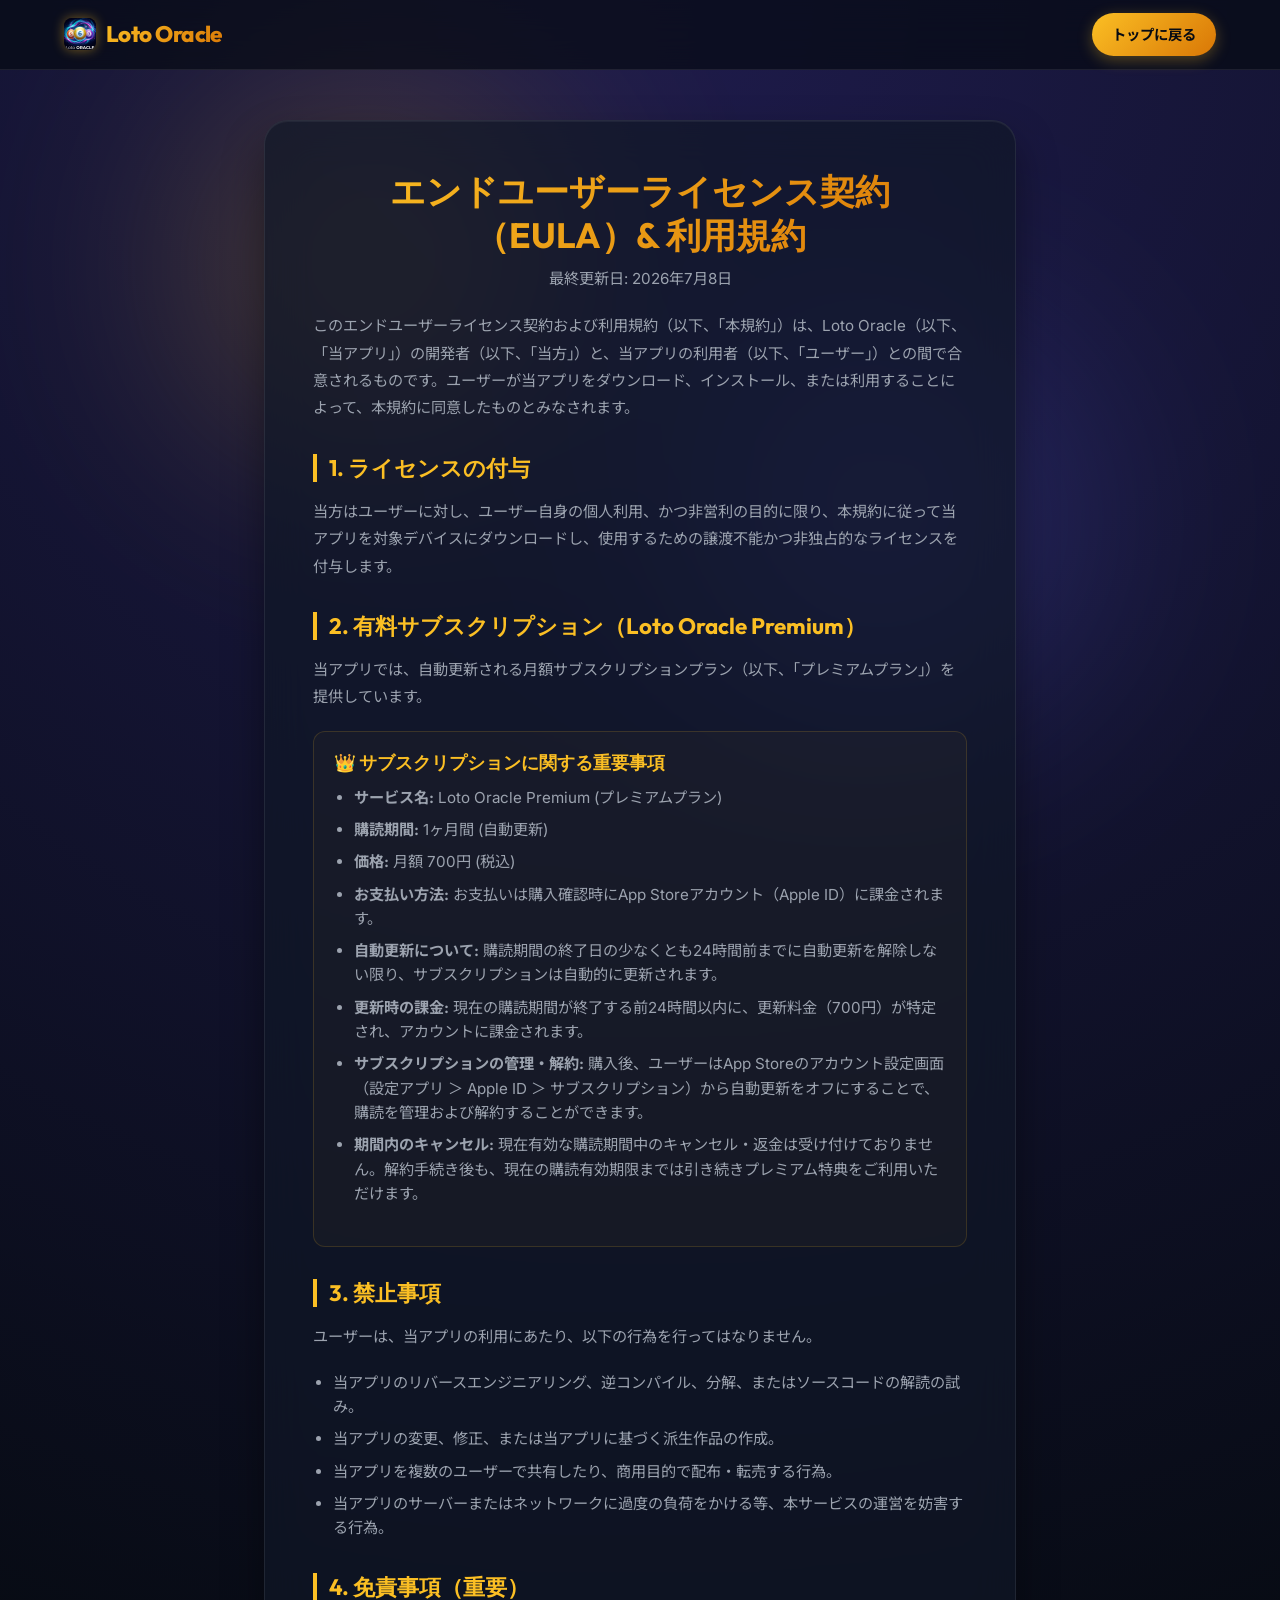
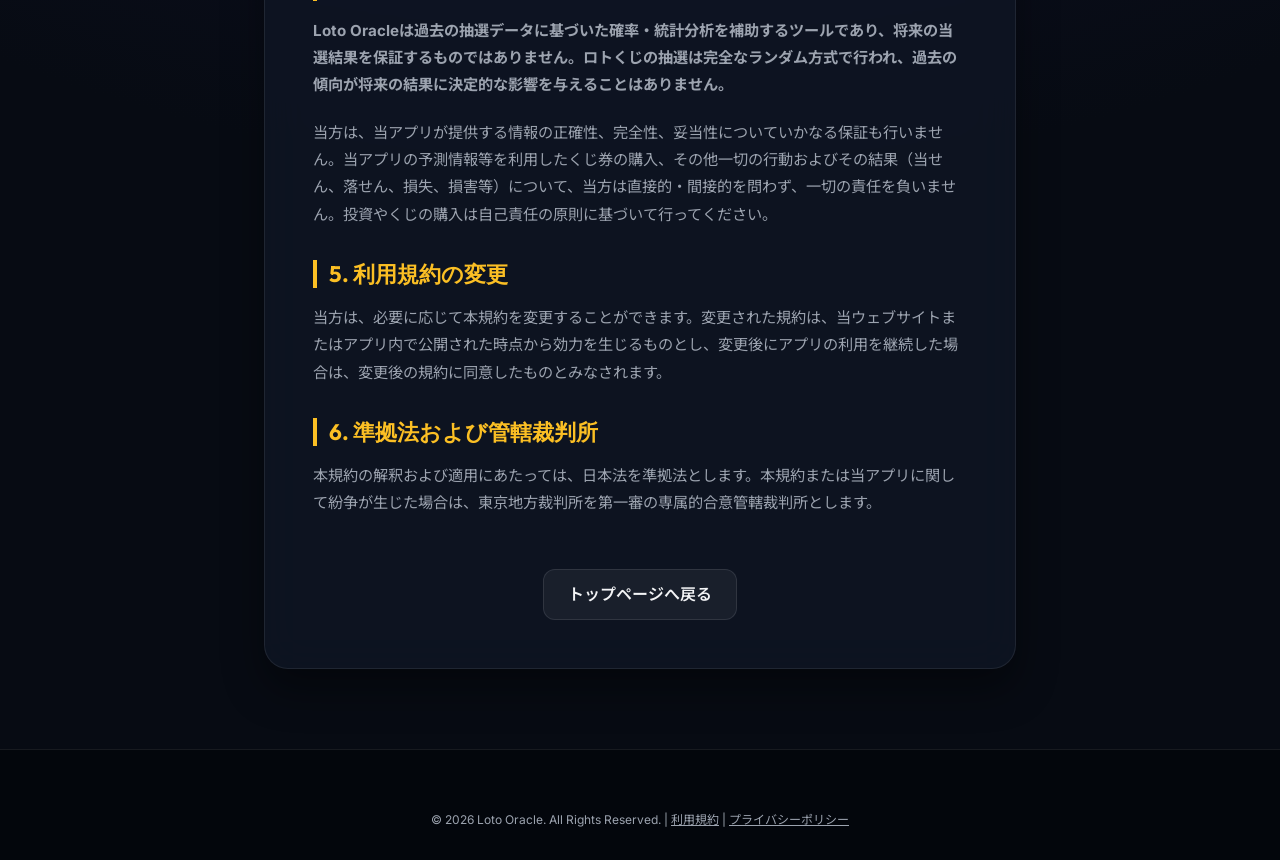
<file: terms.html>
<!DOCTYPE html>
<html lang="ja">
<head>
    <meta charset="UTF-8">
    <meta name="viewport" content="width=device-width, initial-scale=1.0">
    <title>利用規約（EULA） | Loto Oracle 公式</title>
    <!-- Google Fonts -->
    <link rel="preconnect" href="https://fonts.googleapis.com">
    <link rel="preconnect" href="https://fonts.gstatic.com" crossorigin>
    <link href="https://fonts.googleapis.com/css2?family=Inter:wght@400;500;600;700;800&family=Outfit:wght@500;600;700;800&family=Noto+Sans+JP:wght@400;500;700&display=swap" rel="stylesheet">
    
    <!-- Stylesheet -->
    <link rel="stylesheet" href="style.css">
    <style>
        .policy-container {
            max-width: 800px;
            margin: 120px auto 80px auto;
            padding: 0 24px;
            position: relative;
            z-index: 1;
        }
        .policy-card {
            background: var(--bg-card);
            border: 1px solid var(--bg-card-border);
            backdrop-filter: blur(20px);
            -webkit-backdrop-filter: blur(20px);
            padding: 48px;
            border-radius: 24px;
            box-shadow: var(--shadow-premium);
        }
        .policy-card h1 {
            font-size: 2.2rem;
            margin-bottom: 8px;
            background: var(--primary-grad);
            -webkit-background-clip: text;
            -webkit-text-fill-color: transparent;
            text-align: center;
        }
        .policy-date {
            font-size: 0.9rem;
            color: var(--text-secondary);
            text-align: center;
            margin-bottom: 40px;
        }
        .policy-card h2 {
            font-size: 1.4rem;
            margin-top: 32px;
            margin-bottom: 16px;
            color: var(--gold);
            border-left: 4px solid var(--gold);
            padding-left: 12px;
        }
        .policy-card p {
            color: var(--text-secondary);
            font-size: 0.95rem;
            line-height: 1.8;
            margin-bottom: 20px;
        }
        .policy-card ul {
            margin-bottom: 20px;
            padding-left: 20px;
            color: var(--text-secondary);
        }
        .policy-card li {
            margin-bottom: 8px;
            font-size: 0.95rem;
            line-height: 1.6;
        }
        .btn-back {
            display: inline-block;
            margin-top: 32px;
            background: rgba(255, 255, 255, 0.05);
            border: 1px solid rgba(255, 255, 255, 0.1);
            color: var(--text-primary);
            padding: 12px 24px;
            border-radius: 12px;
            font-weight: 600;
            transition: var(--transition-smooth);
        }
        .btn-back:hover {
            background: rgba(255, 255, 255, 0.1);
            border-color: var(--gold);
            transform: translateY(-2px);
        }
        .subscription-details-box {
            background: rgba(251, 191, 36, 0.03);
            border: 1px solid rgba(251, 191, 36, 0.15);
            border-radius: 12px;
            padding: 20px;
            margin-bottom: 24px;
        }
        .subscription-details-box h3 {
            color: var(--gold);
            font-size: 1.1rem;
            margin-bottom: 12px;
        }
        @media (max-width: 768px) {
            .policy-card {
                padding: 24px;
            }
            .policy-card h1 {
                font-size: 1.8rem;
            }
        }
    </style>
</head>
<body>

    <!-- Header -->
    <header class="header">
        <div class="header-container">
            <div class="logo">
                <img src="app-icon.png" alt="Loto Oracle App Icon" class="logo-icon-img">
                <a href="index.html" class="logo-text">Loto Oracle</a>
            </div>
            <a href="index.html" class="header-cta-btn">トップに戻る</a>
        </div>
    </header>

    <main>
        <div class="hero-background">
            <div class="glow-orb orb-1"></div>
            <div class="glow-orb orb-2"></div>
        </div>

        <div class="policy-container">
            <div class="policy-card">
                <h1>エンドユーザーライセンス契約（EULA）& 利用規約</h1>
                <p class="policy-date">最終更新日: 2026年7月8日</p>

                <p>
                    このエンドユーザーライセンス契約および利用規約（以下、「本規約」）は、Loto Oracle（以下、「当アプリ」）の開発者（以下、「当方」）と、当アプリの利用者（以下、「ユーザー」）との間で合意されるものです。ユーザーが当アプリをダウンロード、インストール、または利用することによって、本規約に同意したものとみなされます。
                </p>

                <h2>1. ライセンスの付与</h2>
                <p>
                    当方はユーザーに対し、ユーザー自身の個人利用、かつ非営利の目的に限り、本規約に従って当アプリを対象デバイスにダウンロードし、使用するための譲渡不能かつ非独占的なライセンスを付与します。
                </p>

                <h2>2. 有料サブスクリプション（Loto Oracle Premium）</h2>
                <p>当アプリでは、自動更新される月額サブスクリプションプラン（以下、「プレミアムプラン」）を提供しています。</p>

                <div class="subscription-details-box">
                    <h3>👑 サブスクリプションに関する重要事項</h3>
                    <ul>
                        <li><strong>サービス名:</strong> Loto Oracle Premium (プレミアムプラン)</li>
                        <li><strong>購読期間:</strong> 1ヶ月間 (自動更新)</li>
                        <li><strong>価格:</strong> 月額 700円 (税込)</li>
                        <li><strong>お支払い方法:</strong> お支払いは購入確認時にApp Storeアカウント（Apple ID）に課金されます。</li>
                        <li><strong>自動更新について:</strong> 購読期間の終了日の少なくとも24時間前までに自動更新を解除しない限り、サブスクリプションは自動的に更新されます。</li>
                        <li><strong>更新時の課金:</strong> 現在の購読期間が終了する前24時間以内に、更新料金（700円）が特定され、アカウントに課金されます。</li>
                        <li><strong>サブスクリプションの管理・解約:</strong> 購入後、ユーザーはApp Storeのアカウント設定画面（設定アプリ ＞ Apple ID ＞ サブスクリプション）から自動更新をオフにすることで、購読を管理および解約することができます。</li>
                        <li><strong>期間内のキャンセル:</strong> 現在有効な購読期間中のキャンセル・返金は受け付けておりません。解約手続き後も、現在の購読有効期限までは引き続きプレミアム特典をご利用いただけます。</li>
                    </ul>
                </div>

                <h2>3. 禁止事項</h2>
                <p>ユーザーは、当アプリの利用にあたり、以下の行為を行ってはなりません。</p>
                <ul>
                    <li>当アプリのリバースエンジニアリング、逆コンパイル、分解、またはソースコードの解読の試み。</li>
                    <li>当アプリの変更、修正、または当アプリに基づく派生作品の作成。</li>
                    <li>当アプリを複数のユーザーで共有したり、商用目的で配布・転売する行為。</li>
                    <li>当アプリのサーバーまたはネットワークに過度の負荷をかける等、本サービスの運営を妨害する行為。</li>
                </ul>

                <h2>4. 免責事項（重要）</h2>
                <p>
                    <strong>Loto Oracleは過去の抽選データに基づいた確率・統計分析を補助するツールであり、将来の当選結果を保証するものではありません。ロトくじの抽選は完全なランダム方式で行われ、過去の傾向が将来の結果に決定的な影響を与えることはありません。</strong>
                </p>
                <p>
                    当方は、当アプリが提供する情報の正確性、完全性、妥当性についていかなる保証も行いません。当アプリの予測情報等を利用したくじ券の購入、その他一切の行動およびその結果（当せん、落せん、損失、損害等）について、当方は直接的・間接的を問わず、一切の責任を負いません。投資やくじの購入は自己責任の原則に基づいて行ってください。
                </p>

                <h2>5. 利用規約の変更</h2>
                <p>
                    当方は、必要に応じて本規約を変更することができます。変更された規約は、当ウェブサイトまたはアプリ内で公開された時点から効力を生じるものとし、変更後にアプリの利用を継続した場合は、変更後の規約に同意したものとみなされます。
                </p>

                <h2>6. 準拠法および管轄裁判所</h2>
                <p>
                    本規約の解釈および適用にあたっては、日本法を準拠法とします。本規約または当アプリに関して紛争が生じた場合は、東京地方裁判所を第一審の専属的合意管轄裁判所とします。
                </p>

                <div style="text-align: center;">
                    <a href="index.html" class="btn-back">トップページへ戻る</a>
                </div>
            </div>
        </div>
    </main>

    <!-- Footer -->
    <footer class="footer">
        <div class="footer-container">
            <div class="footer-bottom">
                <p class="copyright">&copy; 2026 Loto Oracle. All Rights Reserved. | <a href="terms.html" style="text-decoration: underline;">利用規約</a> | <a href="privacy.html" style="text-decoration: underline;">プライバシーポリシー</a></p>
            </div>
        </div>
    </footer>

</body>
</html>
</file>
<file: style.css>
/* ==========================================================================
   Loto Oracle CSS Stylesheet
   ========================================================================== */

/* Variables & Design Tokens */
:root {
    --bg-main: #070b13;
    --bg-card: rgba(17, 24, 39, 0.7);
    --bg-card-border: rgba(255, 255, 255, 0.08);
    --text-primary: #f3f4f6;
    --text-secondary: #9ca3af;
    
    --primary-grad: linear-gradient(135deg, #fbbf24 0%, #d97706 100%);
    --secondary-grad: linear-gradient(135deg, #6366f1 0%, #4f46e5 100%);
    --bg-grad-dark: radial-gradient(circle at 50% 0%, #1e1b4b 0%, #070b13 70%);
    
    --gold: #fbbf24;
    --gold-hover: #f59e0b;
    --green-accent: #34d399;
    --red-accent: #f87171;
    
    --font-sans: 'Inter', 'Noto Sans JP', sans-serif;
    --font-display: 'Outfit', 'Inter', sans-serif;
    
    --transition-smooth: all 0.3s cubic-bezier(0.4, 0, 0.2, 1);
    --shadow-premium: 0 20px 40px rgba(0, 0, 0, 0.4), inset 0 1px 0 rgba(255, 255, 255, 0.05);
}

/* Global Reset */
*, *::before, *::after {
    box-sizing: border-box;
    margin: 0;
    padding: 0;
}

html {
    scroll-behavior: smooth;
    font-size: 16px;
}

body {
    background-color: var(--bg-main);
    background-image: var(--bg-grad-dark);
    color: var(--text-primary);
    font-family: var(--font-sans);
    line-height: 1.6;
    -webkit-font-smoothing: antialiased;
    overflow-x: hidden;
}

a {
    color: inherit;
    text-decoration: none;
}

/* Typography Hierarchy */
h1, h2, h3, h4 {
    font-family: var(--font-display);
    font-weight: 700;
    line-height: 1.25;
}

/* Header Styling */
.header {
    position: fixed;
    top: 0;
    left: 0;
    width: 100%;
    height: 70px;
    background: rgba(7, 11, 19, 0.7);
    backdrop-filter: blur(16px);
    -webkit-backdrop-filter: blur(16px);
    border-bottom: 1px solid var(--bg-card-border);
    z-index: 100;
    display: flex;
    align-items: center;
}

.header-container {
    max-width: 1200px;
    width: 100%;
    margin: 0 auto;
    padding: 0 24px;
    display: flex;
    justify-content: space-between;
    align-items: center;
}

.logo {
    display: flex;
    align-items: center;
    gap: 10px;
}

.logo-icon-img {
    width: 32px;
    height: 32px;
    border-radius: 8px;
    box-shadow: 0 0 12px rgba(251, 191, 36, 0.45);
    display: block;
}

.logo-text {
    font-size: 1.4rem;
    font-family: var(--font-display);
    font-weight: 800;
    letter-spacing: -0.025em;
    background: var(--primary-grad);
    -webkit-background-clip: text;
    -webkit-text-fill-color: transparent;
}

.header-cta-btn {
    background: var(--primary-grad);
    color: #070b13;
    padding: 10px 20px;
    border-radius: 9999px;
    font-size: 0.9rem;
    font-weight: 700;
    box-shadow: 0 4px 15px rgba(251, 191, 36, 0.3);
    transition: var(--transition-smooth);
}

.header-cta-btn:hover {
    transform: translateY(-2px);
    box-shadow: 0 6px 20px rgba(251, 191, 36, 0.5);
}

/* Hero Section */
.hero-section {
    position: relative;
    padding: 140px 0 80px 0;
    min-height: 100vh;
    display: flex;
    align-items: center;
    justify-content: center;
}

.hero-background {
    position: absolute;
    top: 0;
    left: 0;
    width: 100%;
    height: 100%;
    overflow: hidden;
    pointer-events: none;
    z-index: 0;
}

.glow-orb {
    position: absolute;
    border-radius: 50%;
    filter: blur(120px);
    opacity: 0.25;
}

.orb-1 {
    top: 10%;
    left: 15%;
    width: 350px;
    height: 350px;
    background: #fbbf24;
}

.orb-2 {
    bottom: 20%;
    right: 15%;
    width: 400px;
    height: 400px;
    background: #6366f1;
}

.hero-container {
    max-width: 1200px;
    width: 100%;
    margin: 0 auto;
    padding: 0 24px;
    display: grid;
    grid-template-columns: 1.1fr 0.9fr;
    gap: 48px;
    align-items: center;
    position: relative;
    z-index: 1;
}

.hero-content {
    display: flex;
    flex-direction: column;
    align-items: flex-start;
}

.badge {
    background: rgba(251, 191, 36, 0.1);
    border: 1px solid rgba(251, 191, 36, 0.3);
    color: var(--gold);
    padding: 6px 14px;
    border-radius: 9999px;
    font-size: 0.85rem;
    font-weight: 600;
    margin-bottom: 20px;
    letter-spacing: 0.05em;
}

.hero-title {
    font-size: 3rem;
    line-height: 1.15;
    margin-bottom: 24px;
    letter-spacing: -0.03em;
}

.gradient-text {
    background: var(--primary-grad);
    -webkit-background-clip: text;
    -webkit-text-fill-color: transparent;
}

.hero-subtitle {
    font-size: 1.15rem;
    color: var(--text-secondary);
    margin-bottom: 36px;
    max-width: 540px;
}

/* Download Store Buttons */
.download-buttons {
    display: flex;
    gap: 16px;
    margin-bottom: 40px;
    width: 100%;
}

.store-badge-btn {
    display: inline-block;
    transition: var(--transition-smooth);
    border-radius: 8px;
    box-shadow: 0 4px 15px rgba(0, 0, 0, 0.4);
    height: 48px;
    width: 145px;
    flex-shrink: 0;
}

.store-badge-btn:hover {
    transform: translateY(-2px);
    box-shadow: 0 8px 25px rgba(251, 191, 36, 0.3);
}

.store-badge-img {
    display: block;
    width: 100%;
    height: 100%;
    object-fit: contain;
    border-radius: 8px;
}

.store-badge-btn svg {
    display: block;
    width: 100%;
    height: auto;
}

.app-stats {
    display: flex;
    gap: 32px;
    border-top: 1px solid var(--bg-card-border);
    padding-top: 24px;
    width: 100%;
}

.stat-item {
    display: flex;
    flex-direction: column;
}

.stat-number {
    font-size: 1.5rem;
    font-weight: 700;
    color: var(--text-primary);
}

.stat-label {
    font-size: 0.8rem;
    color: var(--text-secondary);
    margin-top: 4px;
}

/* Interactive Widget Card */
.hero-widget-area {
    display: flex;
    justify-content: center;
}

.widget-card {
    background: var(--bg-card);
    border: 1px solid var(--bg-card-border);
    backdrop-filter: blur(20px);
    -webkit-backdrop-filter: blur(20px);
    padding: 32px;
    border-radius: 24px;
    box-shadow: var(--shadow-premium);
    width: 100%;
    max-width: 440px;
}

.widget-header {
    margin-bottom: 24px;
}

.widget-header h3 {
    font-size: 1.3rem;
    margin-bottom: 6px;
    color: var(--text-primary);
}

.widget-header p {
    font-size: 0.85rem;
    color: var(--text-secondary);
}

.widget-tabs {
    display: flex;
    justify-content: center;
    gap: 8px;
    margin-bottom: 20px;
    border-bottom: 1px solid rgba(255, 255, 255, 0.08);
    padding-bottom: 8px;
}

.tab-btn {
    background: transparent;
    border: none;
    color: var(--text-secondary);
    font-family: var(--font-sans);
    font-size: 0.95rem;
    font-weight: 600;
    padding: 8px 14px;
    cursor: pointer;
    transition: var(--transition-smooth);
    border-bottom: 3px solid transparent;
}

.tab-btn:hover {
    color: var(--text-primary);
}

.tab-btn.active {
    color: var(--gold);
    border-bottom-color: var(--gold);
}

.number-inputs {
    display: grid;
    gap: 8px;
    margin-bottom: 20px;
}

.number-inputs.cols-5 {
    grid-template-columns: repeat(5, 1fr);
}

.number-inputs.cols-6 {
    grid-template-columns: repeat(6, 1fr);
}

.number-inputs.cols-7 {
    grid-template-columns: repeat(7, 1fr);
}

.num-input {
    background: rgba(255, 255, 255, 0.05);
    border: 1px solid rgba(255, 255, 255, 0.1);
    border-radius: 12px;
    height: 52px;
    width: 100%;
    text-align: center;
    color: var(--text-primary);
    font-family: var(--font-display);
    font-size: 1.3rem;
    font-weight: 600;
    transition: var(--transition-smooth);
}

.num-input:focus {
    outline: none;
    border-color: var(--gold);
    background: rgba(251, 191, 36, 0.05);
    box-shadow: 0 0 10px rgba(251, 191, 36, 0.2);
}

/* Chrome/Safari/Opera number input arrows removal */
.num-input::-webkit-outer-spin-button,
.num-input::-webkit-inner-spin-button {
    -webkit-appearance: none;
    margin: 0;
}

/* Firefox number input arrows removal */
.num-input[type=number] {
    -moz-appearance: textfield;
}

.btn-diagnose {
    background: var(--secondary-grad);
    color: var(--text-primary);
    border: none;
    border-radius: 12px;
    width: 100%;
    height: 50px;
    font-size: 1rem;
    font-weight: 700;
    cursor: pointer;
    box-shadow: 0 4px 15px rgba(99, 102, 241, 0.3);
    transition: var(--transition-smooth);
    margin-bottom: 12px;
}

.btn-diagnose:hover {
    transform: translateY(-2px);
    box-shadow: 0 6px 20px rgba(99, 102, 241, 0.5);
}

.random-generator-container {
    display: flex;
    justify-content: center;
    margin-bottom: 24px;
}

.btn-secondary {
    background: transparent;
    border: 1px solid rgba(255, 255, 255, 0.15);
    color: var(--text-secondary);
    border-radius: 8px;
    padding: 6px 16px;
    font-size: 0.8rem;
    font-weight: 500;
    cursor: pointer;
    transition: var(--transition-smooth);
}

.btn-secondary:hover {
    border-color: var(--text-primary);
    color: var(--text-primary);
    background: rgba(255, 255, 255, 0.05);
}

/* Result Area in Widget */
.result-area {
    border-top: 1px dashed rgba(255, 255, 255, 0.15);
    padding-top: 24px;
    animation: fadeIn 0.5s ease-out forwards;
}

@keyframes fadeIn {
    from { opacity: 0; transform: translateY(10px); }
    to { opacity: 1; transform: translateY(0); }
}

.result-score-container {
    display: flex;
    align-items: center;
    gap: 24px;
    margin-bottom: 20px;
}

.score-circle {
    position: relative;
    width: 120px;
    height: 120px;
    display: flex;
    align-items: center;
    justify-content: center;
}

.progress-ring {
    position: absolute;
    top: 0;
    left: 0;
    transform: rotate(-90deg);
}

.score-value {
    font-family: var(--font-display);
    font-size: 2.2rem;
    font-weight: 800;
    color: var(--gold);
}

.score-label-container {
    flex: 1;
}

.score-grade {
    font-size: 1.4rem;
    color: var(--gold);
    margin-bottom: 4px;
}

.score-desc {
    font-size: 0.8rem;
    color: var(--text-secondary);
}

.details-list {
    display: flex;
    flex-direction: column;
    gap: 10px;
    margin-bottom: 20px;
}

.detail-item {
    display: flex;
    justify-content: space-between;
    font-size: 0.85rem;
    padding: 8px 12px;
    background: rgba(255, 255, 255, 0.02);
    border-radius: 8px;
    border-left: 3px solid var(--gold);
}

.detail-name {
    color: var(--text-secondary);
}

.detail-status {
    font-weight: 600;
    color: var(--text-primary);
}

.result-footer-cta {
    background: rgba(251, 191, 36, 0.05);
    border: 1px solid rgba(251, 191, 36, 0.15);
    border-radius: 12px;
    padding: 16px;
    font-size: 0.8rem;
    text-align: center;
}

.result-footer-cta p {
    color: var(--text-secondary);
    margin-bottom: 12px;
    line-height: 1.5;
}

.result-footer-cta strong {
    color: var(--gold);
}

.btn-small-download {
    display: inline-block;
    background: var(--primary-grad);
    color: #070b13;
    width: 100%;
    padding: 10px;
    border-radius: 8px;
    font-weight: 700;
    transition: var(--transition-smooth);
}

.btn-small-download:hover {
    transform: scale(1.02);
    box-shadow: 0 5px 15px rgba(251, 191, 36, 0.3);
}

/* Features Section */
.features-section {
    padding: 100px 0;
    background: rgba(7, 11, 19, 0.5);
    border-top: 1px solid var(--bg-card-border);
    border-bottom: 1px solid var(--bg-card-border);
}

.container {
    max-width: 1200px;
    margin: 0 auto;
    padding: 0 24px;
}

.section-header {
    text-align: center;
    max-width: 600px;
    margin: 0 auto 60px auto;
}

.section-header h2 {
    font-size: 2.2rem;
    margin-bottom: 16px;
}

.section-desc {
    color: var(--text-secondary);
}

.features-grid {
    display: grid;
    grid-template-columns: repeat(4, 1fr);
    gap: 24px;
}

.feature-card {
    background: var(--bg-card);
    border: 1px solid var(--bg-card-border);
    border-radius: 20px;
    padding: 32px 24px;
    transition: var(--transition-smooth);
}

.feature-card:hover {
    transform: translateY(-5px);
    border-color: rgba(251, 191, 36, 0.3);
    box-shadow: 0 10px 30px rgba(0, 0, 0, 0.3);
}

.feature-icon {
    font-size: 2.2rem;
    margin-bottom: 20px;
}

.feature-card h3 {
    font-size: 1.15rem;
    margin-bottom: 12px;
    font-weight: 600;
}

.feature-card p {
    font-size: 0.85rem;
    color: var(--text-secondary);
    line-height: 1.6;
}

/* SEO Article Section */
.seo-article-section {
    padding: 80px 0;
}

.seo-article {
    max-width: 800px;
    margin: 0 auto;
    background: var(--bg-card);
    border: 1px solid var(--bg-card-border);
    border-radius: 24px;
    padding: 48px;
}

.seo-article h2 {
    font-size: 1.8rem;
    margin-bottom: 24px;
    text-align: center;
}

.seo-article h3 {
    font-size: 1.25rem;
    margin-top: 32px;
    margin-bottom: 16px;
    color: var(--gold);
    border-left: 4px solid var(--gold);
    padding-left: 12px;
}

.seo-article p {
    color: var(--text-secondary);
    font-size: 0.95rem;
    line-height: 1.8;
    margin-bottom: 20px;
}

.seo-article strong {
    color: var(--text-primary);
}

.article-conclusion {
    background: rgba(255, 255, 255, 0.02);
    border: 1px solid rgba(255, 255, 255, 0.05);
    border-radius: 12px;
    padding: 20px;
    margin-top: 32px;
}

/* Footer Section */
.footer {
    background: #03060c;
    border-top: 1px solid var(--bg-card-border);
    padding: 60px 0 30px 0;
}

.footer-container {
    max-width: 1200px;
    margin: 0 auto;
    padding: 0 24px;
}

.footer-top {
    display: flex;
    justify-content: space-between;
    align-items: center;
    border-bottom: 1px solid rgba(255, 255, 255, 0.05);
    padding-bottom: 30px;
    margin-bottom: 30px;
}

.footer-tagline {
    font-size: 0.9rem;
    color: var(--text-secondary);
}

.footer-disclaimer {
    background: rgba(248, 113, 113, 0.03);
    border: 1px solid rgba(248, 113, 113, 0.1);
    border-radius: 12px;
    padding: 24px;
    margin-bottom: 40px;
}

.footer-disclaimer h4 {
    color: var(--red-accent);
    font-size: 0.9rem;
    margin-bottom: 10px;
}

.footer-disclaimer p {
    font-size: 0.8rem;
    color: var(--text-secondary);
    line-height: 1.7;
    margin-bottom: 10px;
}

.footer-disclaimer p:last-child {
    margin-bottom: 0;
}

.footer-bottom {
    display: flex;
    justify-content: center;
}

.copyright {
    font-size: 0.75rem;
    color: var(--text-secondary);
}

/* Responsive Media Queries */
@media (max-width: 1024px) {
    .hero-container {
        grid-template-columns: 1fr;
        text-align: center;
        gap: 60px;
    }
    
    .hero-content {
        align-items: center;
    }
    
    .hero-subtitle {
        max-width: 100%;
    }
    
    .download-buttons {
        justify-content: center;
    }
    
    .app-stats {
        justify-content: center;
    }
    
    .features-grid {
        grid-template-columns: repeat(2, 1fr);
    }
}

@media (max-width: 768px) {
    .hero-title {
        font-size: 2.3rem;
    }
    
    .features-grid {
        grid-template-columns: 1fr;
    }
    
    .seo-article {
        padding: 24px;
    }
    
    .footer-top {
        flex-direction: column;
        gap: 20px;
        text-align: center;
    }
}

@media (max-width: 480px) {
    .widget-card {
        padding: 20px 16px;
    }
    .num-input {
        height: 46px;
        font-size: 1.15rem;
        border-radius: 8px;
    }
    .widget-tabs {
        gap: 4px;
        margin-bottom: 16px;
    }
    .tab-btn {
        font-size: 0.85rem;
        padding: 6px 10px;
    }
    .detail-item {
        font-size: 0.8rem;
        padding: 6px 10px;
    }
    .result-score-container {
        gap: 16px;
    }
    .score-circle {
        width: 100px;
        height: 100px;
    }
    .progress-ring {
        width: 100px;
        height: 100px;
    }
    .progress-ring__circle-bg,
    .progress-ring__circle {
        r: 40;
        cx: 50;
        cy: 50;
        stroke-width: 6;
    }
    .score-value {
        font-size: 1.8rem;
    }
}

/* App Download Section */
.app-download-section {
    padding: 80px 0;
    text-align: center;
}

.download-card {
    background: radial-gradient(circle at 50% 0%, rgba(99, 102, 241, 0.15) 0%, rgba(7, 11, 19, 0.8) 100%);
    border: 1px solid rgba(255, 255, 255, 0.08);
    border-radius: 24px;
    padding: 48px;
    max-width: 800px;
    margin: 0 auto;
    box-shadow: var(--shadow-premium);
}

.download-card h2 {
    font-size: 2rem;
    margin-bottom: 16px;
    background: var(--primary-grad);
    -webkit-background-clip: text;
    -webkit-text-fill-color: transparent;
}

.download-card p {
    color: var(--text-secondary);
    max-width: 580px;
    margin: 0 auto 32px auto;
    font-size: 1rem;
    line-height: 1.7;
}

.download-buttons.center {
    justify-content: center;
}

/* Placeholder styling inside result area to prevent layout shift */
.result-placeholder {
    display: flex;
    flex-direction: column;
    align-items: center;
    justify-content: center;
    padding: 30px 20px;
    text-align: center;
    border-top: 1px dashed rgba(255, 255, 255, 0.15);
    color: var(--text-secondary);
    min-height: 310px; /* Maintain height similar to actual results */
}

.placeholder-icon {
    font-size: 2.8rem;
    margin-bottom: 16px;
    opacity: 0.5;
    animation: placeholderPulse 2s infinite ease-in-out;
}

@keyframes placeholderPulse {
    0%, 100% { transform: scale(1); opacity: 0.4; }
    50% { transform: scale(1.08); opacity: 0.7; }
}

.result-placeholder p {
    font-size: 0.85rem;
    line-height: 1.6;
}

.result-content {
    animation: fadeIn 0.4s ease-out forwards;
}

/* Premium Features Spotlight Section */
.premium-section {
    padding: 100px 0;
    border-bottom: 1px solid var(--bg-card-border);
    background: radial-gradient(circle at 50% 100%, rgba(251, 191, 36, 0.03) 0%, rgba(7, 11, 19, 0) 60%);
}

.premium-layout {
    display: grid;
    grid-template-columns: 1fr 1.2fr;
    gap: 64px;
    align-items: center;
    margin-bottom: 80px;
}

.premium-showcase {
    display: flex;
    flex-direction: column;
    align-items: center;
    position: relative;
}

.phone-mockup {
    position: relative;
    width: 280px;
    height: 576px;
    border: 12px solid #1f2937;
    border-radius: 40px;
    background: #000;
    box-shadow: 0 25px 50px -12px rgba(0, 0, 0, 0.7), 0 0 30px rgba(251, 191, 36, 0.12);
    overflow: hidden;
    margin-bottom: 16px;
    transition: var(--transition-smooth);
}

.phone-mockup:hover {
    transform: translateY(-5px);
    box-shadow: 0 30px 60px -10px rgba(0, 0, 0, 0.8), 0 0 40px rgba(251, 191, 36, 0.2);
}

.phone-mockup::before {
    content: '';
    position: absolute;
    top: 0;
    left: 50%;
    transform: translateX(-50%);
    width: 110px;
    height: 18px;
    background: #1f2937;
    border-bottom-left-radius: 12px;
    border-bottom-right-radius: 12px;
    z-index: 10;
}

.phone-screen {
    width: 100%;
    height: 100%;
    overflow: hidden;
}

.phone-screen img {
    width: 100%;
    height: 100%;
    object-fit: cover;
}

.showcase-label {
    font-size: 0.8rem;
    color: var(--text-secondary);
    letter-spacing: 0.05em;
}

.premium-details {
    display: flex;
    flex-direction: column;
    gap: 24px;
}

.premium-card {
    background: var(--bg-card);
    border: 1px solid var(--bg-card-border);
    border-radius: 20px;
    padding: 28px;
    display: flex;
    gap: 20px;
    transition: var(--transition-smooth);
}

.premium-card:hover {
    transform: translateY(-2px);
    border-color: rgba(251, 191, 36, 0.2);
}

.premium-icon-box {
    font-size: 2rem;
    background: rgba(251, 191, 36, 0.1);
    border: 1px solid rgba(251, 191, 36, 0.2);
    border-radius: 16px;
    width: 56px;
    height: 56px;
    display: flex;
    align-items: center;
    justify-content: center;
    flex-shrink: 0;
}

.premium-text-box h3 {
    font-size: 1.25rem;
    margin-bottom: 6px;
    color: var(--text-primary);
}

.card-status-badge {
    display: inline-block;
    background: linear-gradient(135deg, #fbbf24 0%, #d97706 100%);
    color: #070b13;
    font-size: 0.7rem;
    font-weight: 800;
    padding: 2px 8px;
    border-radius: 4px;
    margin-bottom: 10px;
    letter-spacing: 0.05em;
    vertical-align: middle;
}

.premium-text-box p {
    font-size: 0.9rem;
    color: var(--text-secondary);
    line-height: 1.6;
}

.premium-cta-card {
    background: linear-gradient(135deg, rgba(251, 191, 36, 0.04) 0%, rgba(99, 102, 241, 0.04) 100%);
    border: 1px solid rgba(251, 191, 36, 0.15);
    border-radius: 20px;
    padding: 28px;
    text-align: center;
    transition: var(--transition-smooth);
}

.premium-cta-card:hover {
    border-color: rgba(251, 191, 36, 0.3);
}

.premium-cta-card h4 {
    font-size: 1.1rem;
    color: var(--gold);
    margin-bottom: 8px;
}

.premium-cta-card p {
    font-size: 0.85rem;
    color: var(--text-secondary);
    margin-bottom: 20px;
}

.btn-premium-download {
    display: inline-block;
    background: var(--primary-grad);
    color: #070b13;
    padding: 12px 32px;
    border-radius: 12px;
    font-weight: 700;
    text-decoration: none;
    transition: var(--transition-smooth);
    box-shadow: 0 4px 15px rgba(251, 191, 36, 0.3);
}

.btn-premium-download:hover {
    transform: translateY(-2px);
    box-shadow: 0 6px 20px rgba(251, 191, 36, 0.5);
}

/* Banner section style */
.banner-wrapper {
    border-top: 1px solid rgba(255, 255, 255, 0.08);
    padding-top: 60px;
    margin-top: 60px;
    text-align: center;
}

.banner-wrapper h3 {
    font-size: 1.4rem;
    margin-bottom: 24px;
    color: var(--text-primary);
}

.features-banner-container {
    background: rgba(17, 24, 39, 0.4);
    border: 1px solid var(--bg-card-border);
    padding: 12px;
    border-radius: 24px;
    max-width: 900px;
    margin: 0 auto 20px auto;
    box-shadow: var(--shadow-premium);
    overflow: hidden;
    transition: var(--transition-smooth);
}

.features-banner-container:hover {
    border-color: rgba(99, 102, 241, 0.3);
    box-shadow: 0 20px 40px rgba(99, 102, 241, 0.1);
}

.features-banner-img {
    width: 100%;
    height: auto;
    display: block;
    border-radius: 16px;
    object-fit: cover;
}

.banner-desc {
    font-size: 0.85rem;
    color: var(--text-secondary);
    max-width: 600px;
    margin: 0 auto;
    line-height: 1.6;
}

/* Premium Responsive Styles */
@media (max-width: 1024px) {
    .premium-layout {
        grid-template-columns: 1fr;
        gap: 48px;
    }
    
    .premium-showcase {
        order: 1; /* Mockup below descriptions on medium screens */
    }
}

/* ==========================================================================
   Lucky Day Calendar Section
   ========================================================================== */
.lucky-calendar-section {
    padding: 100px 0;
    border-bottom: 1px solid var(--bg-card-border);
    position: relative;
}

.calendar-container {
    display: grid;
    grid-template-columns: 1fr 1.2fr;
    gap: 40px;
    align-items: start;
    margin-top: 40px;
}

/* Left: Detail Card */
.calendar-detail-card {
    background: var(--bg-card);
    border: 1px solid var(--bg-card-border);
    backdrop-filter: blur(20px);
    -webkit-backdrop-filter: blur(20px);
    border-radius: 24px;
    padding: 32px;
    box-shadow: var(--shadow-premium);
    min-height: 440px;
    display: flex;
    flex-direction: column;
}

.detail-header {
    display: flex;
    justify-content: space-between;
    align-items: center;
    border-bottom: 1px solid rgba(255, 255, 255, 0.08);
    padding-bottom: 16px;
    margin-bottom: 20px;
}

.detail-date-label {
    font-family: var(--font-display);
    font-size: 1.4rem;
    font-weight: 700;
    color: var(--text-primary);
}

.detail-rokuyou-badge {
    background: rgba(255, 255, 255, 0.1);
    color: var(--text-primary);
    padding: 4px 12px;
    border-radius: 8px;
    font-size: 0.9rem;
    font-weight: 700;
    border: 1px solid transparent;
}

.detail-rokuyou-badge.daian {
    background: rgba(248, 113, 113, 0.2);
    color: var(--red-accent);
    border: 1px solid rgba(248, 113, 113, 0.4);
}

.detail-rokuyou-badge.butsumetsu {
    background: rgba(156, 163, 175, 0.2);
    color: #9ca3af;
    border: 1px solid rgba(156, 163, 175, 0.4);
}

.special-banners {
    display: flex;
    flex-direction: column;
    gap: 12px;
    margin-bottom: 20px;
}

.special-banner {
    padding: 12px 16px;
    border-radius: 12px;
    font-size: 0.95rem;
    font-weight: 700;
    text-align: center;
    box-shadow: 0 4px 15px rgba(0,0,0,0.2);
}

.special-banner.super-lucky {
    background: linear-gradient(135deg, #fbbf24 0%, #d97706 100%);
    color: #070b13;
    box-shadow: 0 4px 20px rgba(251, 191, 36, 0.4);
}

.special-banner.money-lucky {
    background: linear-gradient(135deg, #f59e0b 0%, #b45309 100%);
    color: #ffffff;
    box-shadow: 0 4px 20px rgba(245, 158, 11, 0.3);
}

.special-banner.fujojubi-warning {
    background: rgba(248, 113, 113, 0.15);
    color: var(--red-accent);
    border: 1px solid rgba(248, 113, 113, 0.3);
}

.lucky-events-list {
    display: flex;
    flex-direction: column;
    gap: 12px;
    margin-bottom: 20px;
    flex-grow: 1;
}

.event-item {
    display: flex;
    align-items: flex-start;
    gap: 12px;
    background: rgba(255, 255, 255, 0.02);
    padding: 12px;
    border-radius: 12px;
    border: 1px solid rgba(255, 255, 255, 0.05);
}

.event-badge {
    background: rgba(251, 191, 36, 0.15);
    color: var(--gold);
    border: 1px solid rgba(251, 191, 36, 0.3);
    padding: 2px 8px;
    border-radius: 6px;
    font-size: 0.8rem;
    font-weight: 700;
    white-space: nowrap;
}

.event-badge.fujojubi {
    background: rgba(248, 113, 113, 0.15);
    color: var(--red-accent);
    border: 1px solid rgba(248, 113, 113, 0.3);
}

.event-badge.rokuyou {
    background: rgba(255, 255, 255, 0.08);
    color: var(--text-primary);
    border: 1px solid rgba(255, 255, 255, 0.15);
}

.event-desc {
    font-size: 0.85rem;
    color: var(--text-secondary);
    line-height: 1.5;
}

.lucky-advice-box {
    background: rgba(251, 191, 36, 0.03);
    border: 1px dashed rgba(251, 191, 36, 0.2);
    border-radius: 12px;
    padding: 16px;
    font-size: 0.85rem;
    color: var(--text-secondary);
    line-height: 1.6;
}

.lucky-advice-box p {
    margin: 0;
}

/* Right: Calendar Card */
.calendar-view-card {
    background: var(--bg-card);
    border: 1px solid var(--bg-card-border);
    backdrop-filter: blur(20px);
    -webkit-backdrop-filter: blur(20px);
    border-radius: 24px;
    padding: 32px;
    box-shadow: var(--shadow-premium);
}

.calendar-nav-header {
    display: flex;
    justify-content: space-between;
    align-items: center;
    margin-bottom: 24px;
}

.nav-btn {
    background: rgba(255, 255, 255, 0.05);
    border: 1px solid rgba(255, 255, 255, 0.1);
    color: var(--text-primary);
    border-radius: 50%;
    width: 40px;
    height: 40px;
    display: flex;
    align-items: center;
    justify-content: center;
    cursor: pointer;
    transition: var(--transition-smooth);
    font-size: 0.9rem;
}

.nav-btn:hover {
    background: rgba(251, 191, 36, 0.1);
    border-color: var(--gold);
    color: var(--gold);
}

.current-month-label {
    font-family: var(--font-display);
    font-size: 1.3rem;
    font-weight: 700;
}

.calendar-grid-header {
    display: grid;
    grid-template-columns: repeat(7, 1fr);
    gap: 8px;
    text-align: center;
    font-weight: 700;
    font-size: 0.9rem;
    color: var(--text-secondary);
    margin-bottom: 12px;
    padding-bottom: 8px;
    border-bottom: 1px solid rgba(255, 255, 255, 0.08);
}

.calendar-grid-header div:first-child {
    color: var(--red-accent);
}

.calendar-grid-header div:last-child {
    color: #60a5fa;
}

.calendar-days-grid {
    display: grid;
    grid-template-columns: repeat(7, 1fr);
    gap: 8px;
}

.calendar-day-cell {
    background: rgba(255, 255, 255, 0.02);
    border: 1px solid rgba(255, 255, 255, 0.05);
    border-radius: 12px;
    aspect-ratio: 1;
    display: flex;
    flex-direction: column;
    justify-content: space-between;
    padding: 8px;
    cursor: pointer;
    transition: var(--transition-smooth);
    position: relative;
}

.calendar-day-cell:hover {
    background: rgba(251, 191, 36, 0.05);
    border-color: rgba(251, 191, 36, 0.2);
}

.calendar-day-cell.empty {
    background: transparent;
    border: none;
    cursor: default;
    pointer-events: none;
}

.calendar-day-cell.today {
    background: rgba(99, 102, 241, 0.1);
    border-color: rgba(99, 102, 241, 0.4);
}

.calendar-day-cell.selected {
    background: rgba(251, 191, 36, 0.15) !important;
    border-color: var(--gold) !important;
    box-shadow: 0 0 12px rgba(251, 191, 36, 0.2);
}

.day-number {
    font-family: var(--font-display);
    font-size: 1.1rem;
    font-weight: 700;
    color: var(--text-primary);
}

.day-rokuyou {
    font-size: 0.7rem;
    color: var(--text-secondary);
    align-self: flex-end;
}

.calendar-day-cell.sunday .day-number {
    color: var(--red-accent);
}

.calendar-day-cell.saturday .day-number {
    color: #60a5fa;
}

/* Indicators container */
.day-indicators {
    display: flex;
    justify-content: center;
    gap: 4px;
    margin-top: 4px;
    height: 6px;
}

.dot-indicator {
    width: 6px;
    height: 6px;
    border-radius: 50%;
}

.dot-indicator.lucky {
    background-color: var(--gold);
    box-shadow: 0 0 4px var(--gold);
}

.dot-indicator.fujojubi {
    background-color: var(--red-accent);
    box-shadow: 0 0 4px var(--red-accent);
}

@media (max-width: 1024px) {
    .calendar-container {
        grid-template-columns: 1fr;
        gap: 30px;
    }
}

/* FAQ Section */
.faq-section {
    padding: 100px 0;
    background: rgba(7, 11, 19, 0.3);
    border-top: 1px solid var(--bg-card-border);
}

.faq-list {
    max-width: 800px;
    margin: 0 auto;
    display: flex;
    flex-direction: column;
    gap: 16px;
}

.faq-item {
    background: var(--bg-card);
    border: 1px solid var(--bg-card-border);
    border-radius: 16px;
    padding: 20px 24px;
    cursor: pointer;
    transition: var(--transition-smooth);
}

.faq-item:hover {
    border-color: rgba(251, 191, 36, 0.3);
    box-shadow: 0 4px 20px rgba(0, 0, 0, 0.2);
}

.faq-question {
    display: flex;
    justify-content: space-between;
    align-items: center;
    gap: 16px;
}

.faq-question h4 {
    font-size: 1.05rem;
    font-weight: 600;
    color: var(--text-primary);
}

.faq-toggle-icon {
    font-size: 1.2rem;
    color: var(--gold);
    font-weight: bold;
    transition: var(--transition-smooth);
}

.faq-item.active .faq-toggle-icon {
    transform: rotate(45deg);
}

.faq-answer {
    max-height: 0;
    overflow: hidden;
    transition: max-height 0.3s cubic-bezier(0, 1, 0, 1), padding-top 0.3s ease;
    padding-top: 0;
}

.faq-item.active .faq-answer {
    max-height: 500px;
    padding-top: 16px;
    transition: max-height 0.3s cubic-bezier(0.99, 0, 0, 0.99), padding-top 0.3s ease;
}

.faq-answer p {
    font-size: 0.9rem;
    color: var(--text-secondary);
    line-height: 1.7;
}

@media (max-width: 768px) {
    .faq-section {
        padding: 60px 0;
    }
    .faq-item {
        padding: 16px 20px;
    }
    .faq-question h4 {
        font-size: 0.95rem;
    }
}

/* CSV Data Download Section */
.data-download-section {
    padding: 80px 0;
    background: radial-gradient(circle at 50% 100%, rgba(251, 191, 36, 0.05) 0%, rgba(7, 11, 19, 0) 70%);
    border-top: 1px solid var(--bg-card-border);
}

.download-card-wrapper {
    background: var(--bg-card);
    border: 1px solid var(--bg-card-border);
    border-radius: 24px;
    padding: 48px;
    max-width: 800px;
    margin: 0 auto;
    text-align: center;
    position: relative;
    overflow: hidden;
    box-shadow: var(--shadow-premium);
}

.download-card-wrapper::before {
    content: '';
    position: absolute;
    top: 0;
    left: 0;
    width: 100%;
    height: 4px;
    background: var(--primary-grad);
}

.download-card-desc {
    color: var(--text-secondary);
    font-size: 0.95rem;
    line-height: 1.8;
    margin: 16px 0 32px 0;
}

.download-action-container {
    display: flex;
    justify-content: center;
}

.btn-csv-download {
    display: inline-flex;
    align-items: center;
    gap: 12px;
    background: var(--primary-grad);
    color: #070b13;
    padding: 16px 36px;
    border-radius: 12px;
    font-size: 1.05rem;
    font-weight: 700;
    box-shadow: 0 4px 15px rgba(251, 191, 36, 0.3);
    transition: var(--transition-smooth);
}

.btn-csv-download:hover {
    transform: translateY(-2px);
    box-shadow: 0 8px 25px rgba(251, 191, 36, 0.5);
}

.btn-csv-download .btn-icon {
    font-size: 1.25rem;
}

@media (max-width: 768px) {
    .data-download-section {
        padding: 60px 0;
    }
    .download-card-wrapper {
        padding: 32px 20px;
    }
    .btn-csv-download {
        width: 100%;
        justify-content: center;
        padding: 14px 20px;
        font-size: 0.95rem;
    }
}
</file>
